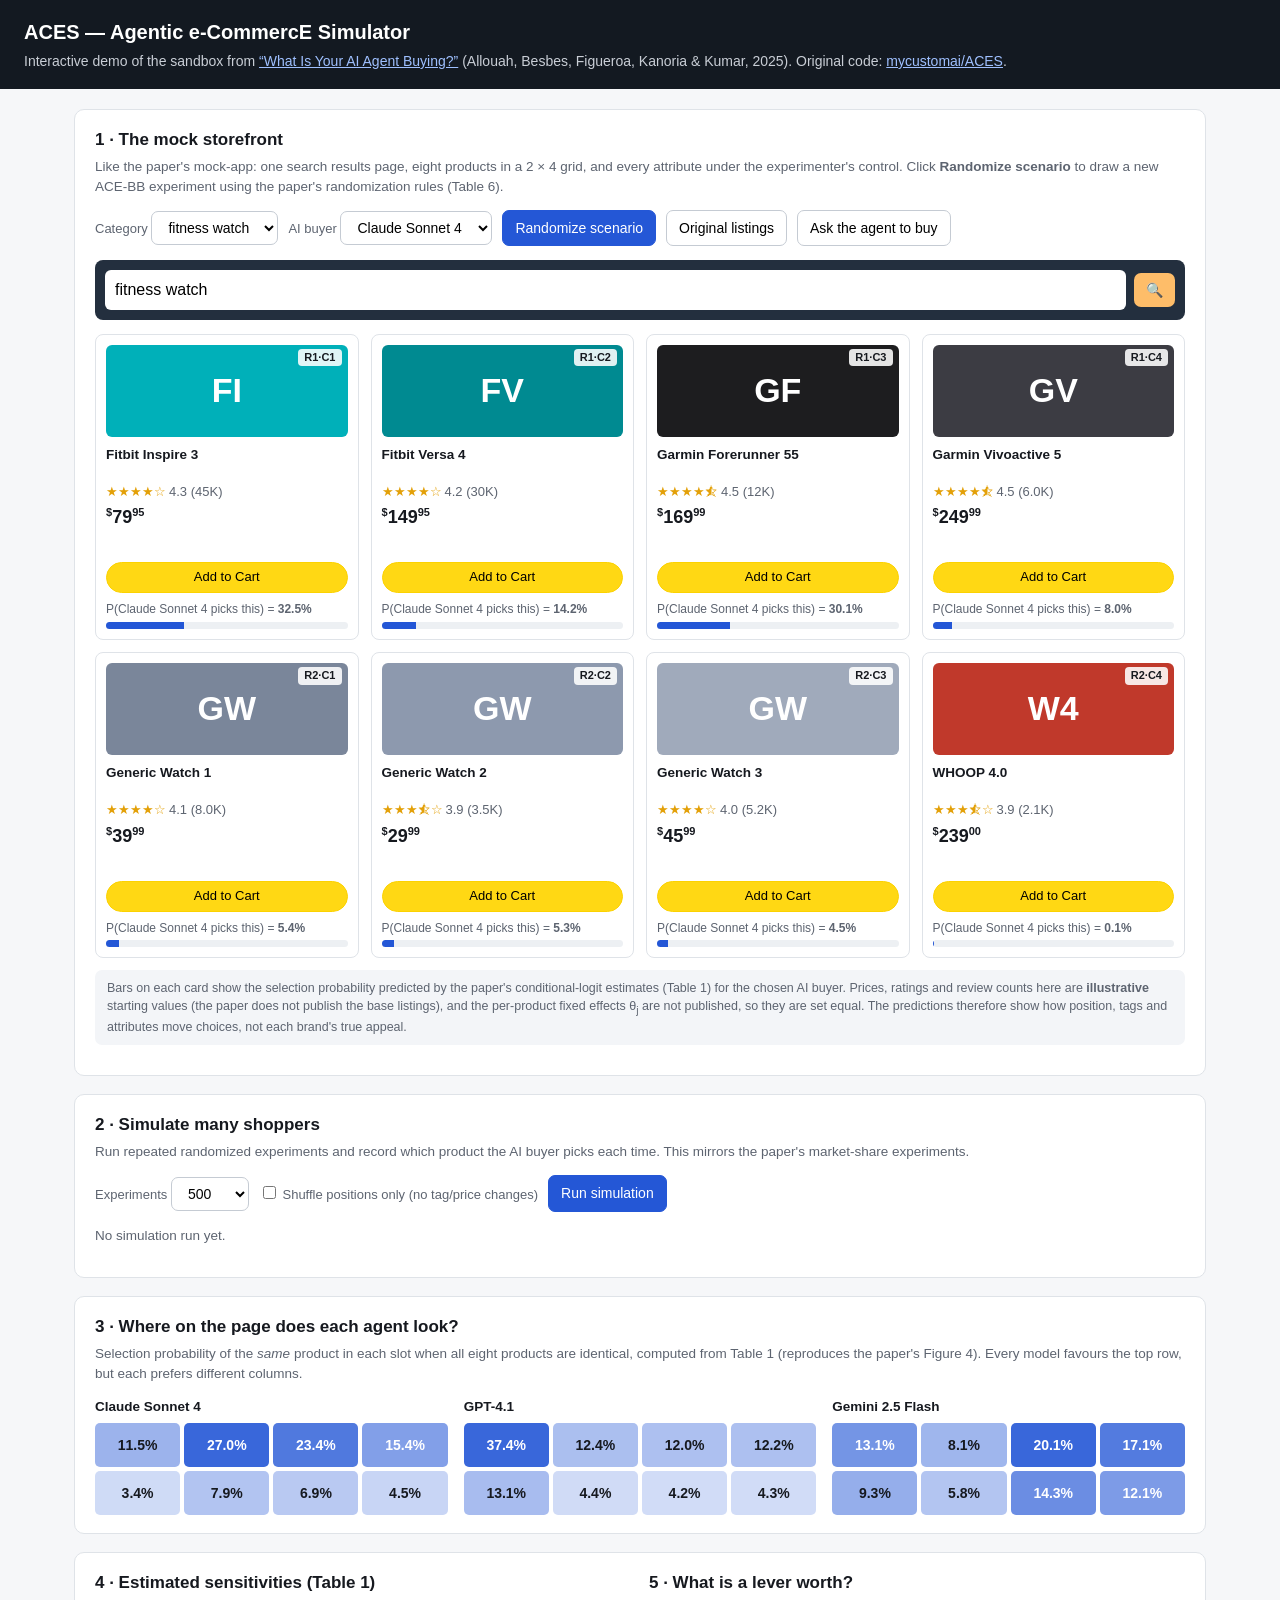
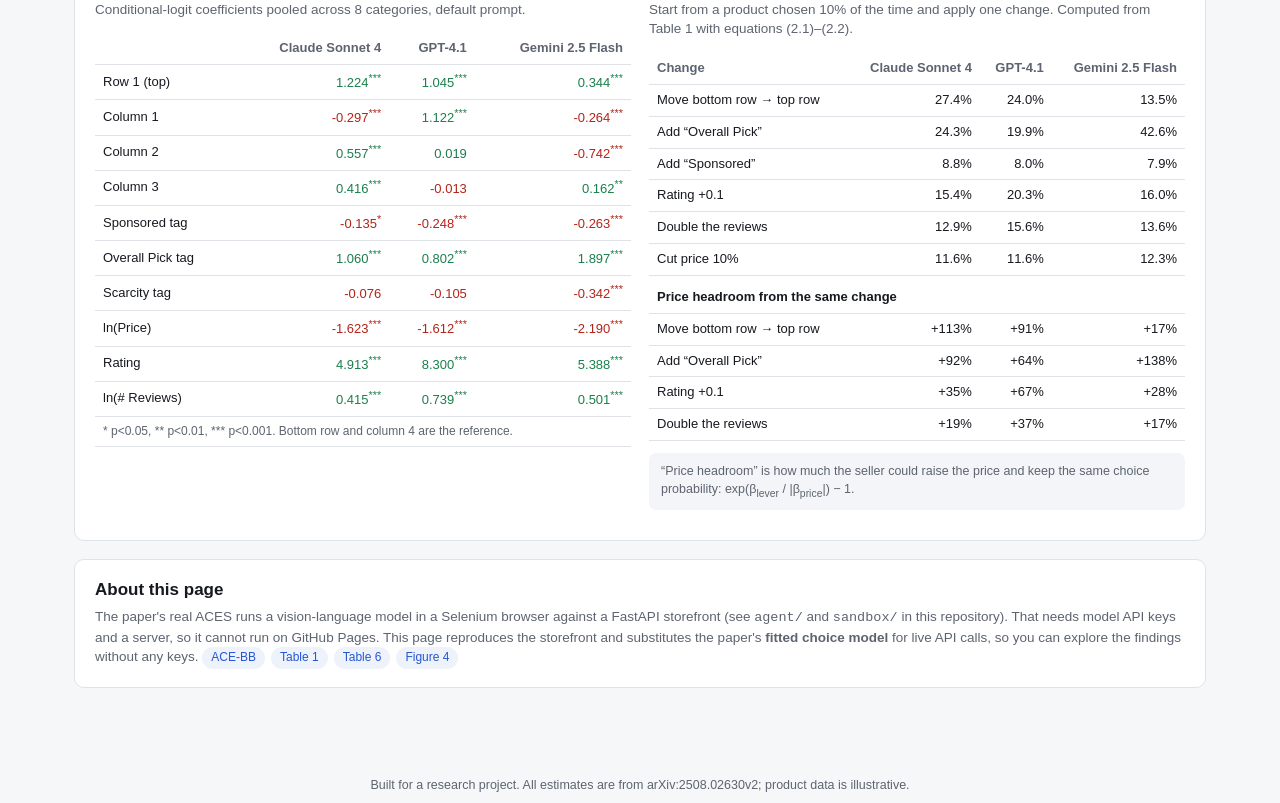
<file: docs/index.html>
<!DOCTYPE html>
<html lang="en">
<head>
<meta charset="utf-8">
<meta name="viewport" content="width=device-width, initial-scale=1">
<title>ACES — Agentic e-CommercE Simulator (interactive demo)</title>
<style>
  :root{--ink:#16191f;--muted:#5d6470;--line:#dfe3e8;--bg:#f6f7f9;--card:#fff;--accent:#2457d6;--good:#1a7f4b;--warn:#b5590f;--bad:#b42318;}
  *{box-sizing:border-box}
  body{margin:0;font-family:-apple-system,BlinkMacSystemFont,"Segoe UI",Roboto,Helvetica,Arial,sans-serif;color:var(--ink);background:var(--bg);line-height:1.45}
  header{background:#131921;color:#fff;padding:18px 24px}
  header h1{margin:0;font-size:20px;font-weight:650}
  header p{margin:4px 0 0;color:#c9ced6;font-size:14px}
  header a{color:#9fc0ff}
  main{max-width:1180px;margin:0 auto;padding:20px 24px 60px}
  section{background:var(--card);border:1px solid var(--line);border-radius:10px;padding:18px 20px;margin-bottom:18px}
  h2{font-size:17px;margin:0 0 4px}
  .sub{color:var(--muted);font-size:13.5px;margin:0 0 14px}
  .controls{display:flex;flex-wrap:wrap;gap:10px;align-items:center;margin-bottom:14px}
  label{font-size:13px;color:var(--muted)}
  select,button{font:inherit;font-size:14px;padding:7px 12px;border-radius:7px;border:1px solid #c5cbd3;background:#fff;cursor:pointer}
  button.primary{background:var(--accent);border-color:var(--accent);color:#fff}
  button:hover{filter:brightness(.96)}
  .search{display:flex;gap:8px;align-items:center;background:#232f3e;padding:10px;border-radius:8px;margin-bottom:14px}
  .search input{flex:1;font:inherit;padding:8px 10px;border-radius:6px;border:0}
  .grid{display:grid;grid-template-columns:repeat(4,1fr);gap:12px}
  .card{border:1px solid var(--line);border-radius:8px;padding:10px;position:relative;background:#fff;transition:box-shadow .2s}
  .card.pick{outline:3px solid var(--good);box-shadow:0 0 0 6px rgba(26,127,75,.12)}
  .img{height:92px;border-radius:6px;display:flex;align-items:center;justify-content:center;font-size:34px;font-weight:700;color:#fff;margin-bottom:8px}
  .title{font-size:13.5px;font-weight:600;min-height:38px}
  .stars{color:#e3a008;font-size:13px}
  .stars span{color:var(--muted);margin-left:3px}
  .price{font-size:18px;font-weight:650;margin:3px 0}
  .price sup{font-size:11px}
  .tags{display:flex;flex-wrap:wrap;gap:4px;min-height:22px}
  .tag{font-size:11px;padding:2px 6px;border-radius:4px;font-weight:600}
  .tag.sp{background:#eef0f3;color:#4a5260}
  .tag.op{background:#232f3e;color:#fff}
  .tag.sc{background:#fde7e7;color:var(--bad)}
  .cart{width:100%;margin-top:7px;background:#ffd814;border:1px solid #fcd200;border-radius:16px;font-size:13px;padding:5px}
  .prob{margin-top:8px;font-size:12px;color:var(--muted)}
  .bar{height:7px;background:#edf0f3;border-radius:4px;overflow:hidden;margin-top:3px}
  .bar i{display:block;height:100%;background:var(--accent)}
  .pos{position:absolute;top:14px;right:16px;font-size:11px;font-weight:600;color:#16191f;background:rgba(255,255,255,.88);padding:1px 6px;border-radius:4px}
  .two{display:grid;grid-template-columns:1fr 1fr;gap:18px}
  table{border-collapse:collapse;width:100%;font-size:13px}
  th,td{padding:6px 8px;border-bottom:1px solid var(--line);text-align:right}
  th:first-child,td:first-child{text-align:left}
  th{color:var(--muted);font-weight:600}
  .heat{display:grid;grid-template-columns:repeat(4,1fr);gap:4px;margin-top:6px}
  .heat div{padding:12px 4px;text-align:center;border-radius:5px;font-weight:650;font-size:14px}
  .hm-wrap{display:grid;grid-template-columns:repeat(3,1fr);gap:16px}
  .hm-wrap h3{font-size:13.5px;margin:0}
  .shares .row{display:grid;grid-template-columns:160px 1fr 52px;gap:8px;align-items:center;font-size:13px;margin:4px 0}
  .shares .row .bar{height:12px}
  .note{font-size:12.5px;color:var(--muted);background:#f3f5f8;border-radius:7px;padding:9px 12px;margin-top:12px}
  .reason{font-size:13.5px;background:#eef6f1;border:1px solid #cfe7d9;border-radius:8px;padding:10px 12px;margin-top:12px;display:none}
  .pill{display:inline-block;font-size:12px;border-radius:12px;padding:2px 9px;background:#eef2fb;color:var(--accent);margin-right:6px}
  footer{color:var(--muted);font-size:12.5px;text-align:center;padding:10px}
  @media (max-width:820px){.grid{grid-template-columns:repeat(2,1fr)}.two,.hm-wrap{grid-template-columns:1fr}}
</style>
</head>
<body>
<header>
  <h1>ACES — Agentic e-CommercE Simulator</h1>
  <p>Interactive demo of the sandbox from <a href="https://arxiv.org/abs/2508.02630" target="_blank" rel="noopener">“What Is Your AI Agent Buying?”</a> (Allouah, Besbes, Figueroa, Kanoria &amp; Kumar, 2025). Original code: <a href="https://github.com/mycustomai/ACES" target="_blank" rel="noopener">mycustomai/ACES</a>.</p>
</header>

<main>
<section>
  <h2>1 · The mock storefront</h2>
  <p class="sub">Like the paper's mock-app: one search results page, eight products in a 2 × 4 grid, and every attribute under the experimenter's control. Click <b>Randomize scenario</b> to draw a new ACE-BB experiment using the paper's randomization rules (Table 6).</p>
  <div class="controls">
    <label>Category <select id="cat"></select></label>
    <label>AI buyer <select id="model"></select></label>
    <button class="primary" id="rand">Randomize scenario</button>
    <button id="reset">Original listings</button>
    <button id="ask">Ask the agent to buy</button>
  </div>
  <div class="search"><input id="q" readonly><button style="background:#febd69;border:0">🔍</button></div>
  <div class="grid" id="grid"></div>
  <div class="reason" id="reason"></div>
  <p class="note">Bars on each card show the selection probability predicted by the paper's conditional-logit estimates (Table 1) for the chosen AI buyer. Prices, ratings and review counts here are <b>illustrative</b> starting values (the paper does not publish the base listings), and the per-product fixed effects θ<sub>j</sub> are not published, so they are set equal. The predictions therefore show how position, tags and attributes move choices, not each brand's true appeal.</p>
</section>

<section>
  <h2>2 · Simulate many shoppers</h2>
  <p class="sub">Run repeated randomized experiments and record which product the AI buyer picks each time. This mirrors the paper's market-share experiments.</p>
  <div class="controls">
    <label>Experiments <select id="nexp"><option>100</option><option selected>500</option><option>2000</option></select></label>
    <label><input type="checkbox" id="shuffleOnly"> Shuffle positions only (no tag/price changes)</label>
    <button class="primary" id="sim">Run simulation</button>
  </div>
  <div class="shares" id="shares"><p class="sub">No simulation run yet.</p></div>
</section>

<section>
  <h2>3 · Where on the page does each agent look?</h2>
  <p class="sub">Selection probability of the <i>same</i> product in each slot when all eight products are identical, computed from Table 1 (reproduces the paper's Figure 4). Every model favours the top row, but each prefers different columns.</p>
  <div class="hm-wrap" id="heat"></div>
</section>

<section class="two">
  <div>
    <h2>4 · Estimated sensitivities (Table 1)</h2>
    <p class="sub">Conditional-logit coefficients pooled across 8 categories, default prompt.</p>
    <table id="coef"></table>
  </div>
  <div>
    <h2>5 · What is a lever worth?</h2>
    <p class="sub">Start from a product chosen 10% of the time and apply one change. Computed from Table 1 with equations (2.1)–(2.2).</p>
    <table id="lever"></table>
    <p class="note">“Price headroom” is how much the seller could raise the price and keep the same choice probability: exp(β<sub>lever</sub> / |β<sub>price</sub>|) − 1.</p>
  </div>
</section>

<section>
  <h2>About this page</h2>
  <p class="sub" style="margin:0">The paper's real ACES runs a vision-language model in a Selenium browser against a FastAPI storefront (see <code>agent/</code> and <code>sandbox/</code> in this repository). That needs model API keys and a server, so it cannot run on GitHub Pages. This page reproduces the storefront and substitutes the paper's <b>fitted choice model</b> for live API calls, so you can explore the findings without any keys. <span class="pill">ACE-BB</span><span class="pill">Table 1</span><span class="pill">Table 6</span><span class="pill">Figure 4</span></p>
</section>
</main>
<footer>Built for a research project. All estimates are from arXiv:2508.02630v2; product data is illustrative.</footer>

<script>
// ---------- Paper estimates (Table 1, default prompt) ----------
const MODELS = {
  "Claude Sonnet 4":  {row1:1.224,c1:-0.297,c2:0.557,c3:0.416,sp:-0.135,op:1.060,sc:-0.076,lp:-1.623,r:4.913,lr:0.415},
  "GPT-4.1":          {row1:1.045,c1:1.122,c2:0.019,c3:-0.013,sp:-0.248,op:0.802,sc:-0.105,lp:-1.612,r:8.300,lr:0.739},
  "Gemini 2.5 Flash": {row1:0.344,c1:-0.264,c2:-0.742,c3:0.162,sp:-0.263,op:1.897,sc:-0.342,lp:-2.190,r:5.388,lr:0.501}
};
const SIG = {
  "Claude Sonnet 4":{c1:"***",c2:"***",c3:"***",sp:"*",sc:""},
  "GPT-4.1":{c2:"",c3:"",sc:""},
  "Gemini 2.5 Flash":{c3:"**"}
};
// ---------- Products (names from the paper's Figure 1; prices/ratings illustrative) ----------
const CATS = {
  "fitness watch": [
    ["Fitbit Inspire 3",79.95,4.3,45000,"#00b0b9"],["Fitbit Versa 4",149.95,4.2,30000,"#008a91"],
    ["Garmin Forerunner 55",169.99,4.5,12000,"#1d1d1f"],["Garmin Vivoactive 5",249.99,4.5,6000,"#3c3c43"],
    ["Generic Watch 1",39.99,4.1,8000,"#7a869a"],["Generic Watch 2",29.99,3.9,3500,"#8d99ae"],
    ["Generic Watch 3",45.99,4.0,5200,"#a0aabb"],["WHOOP 4.0",239.00,3.9,2100,"#c0392b"]],
  "stapler": [
    ["Amazon Basics Stapler",8.49,4.6,52000,"#ff9900"],["Arrow Heavy Duty Stapler",19.99,4.4,3000,"#c0392b"],
    ["Bostitch Office Stapler",13.99,4.5,21000,"#1f4e9c"],["Deli Desktop Stapler",11.99,4.4,4800,"#2e86de"],
    ["M&G Stapler",9.99,4.3,1200,"#16a085"],["Marspark Stapler",12.99,4.3,2500,"#8e44ad"],
    ["Rapid Ergonomic Stapler",24.99,4.6,1900,"#d35400"],["Swingline Desk Stapler",15.49,4.5,30000,"#27ae60"]]
};
// ---------- Helpers ----------
const $=id=>document.getElementById(id);
const randn=()=>{let u=0,v=0;while(!u)u=Math.random();while(!v)v=Math.random();return Math.sqrt(-2*Math.log(u))*Math.cos(2*Math.PI*v)};
const ri=(a,b)=>a+Math.floor(Math.random()*(b-a+1));
const shuffle=a=>{a=a.slice();for(let i=a.length-1;i>0;i--){const j=Math.floor(Math.random()*(i+1));[a[i],a[j]]=[a[j],a[i]]}return a};
const fmtN=n=>n>=1000?(n/1000).toFixed(n>=10000?0:1)+"K":String(n);

function baseScenario(cat){
  return CATS[cat].map((p,i)=>({id:i,name:p[0],price:p[1],rating:p[2],reviews:p[3],color:p[4],sp:false,op:false,sc:0,slot:i}));
}
// Table 6 randomization
function randomScenario(cat,shuffleOnly){
  const items=baseScenario(cat);
  const slots=shuffle([...Array(8).keys()]);
  items.forEach((it,k)=>it.slot=slots[k]);
  if(shuffleOnly) return items;
  items.forEach(it=>{
    it.price=+(it.price*Math.exp(0.3*randn())).toFixed(2);
    const a=-0.8+1.6*Math.random(); it.rating=+(it.rating+a*(5-it.rating)).toFixed(1);
    it.rating=Math.min(5,Math.max(1,it.rating));
    it.reviews=Math.max(1,Math.round(it.reviews*Math.exp(randn())));
  });
  const order=shuffle(items.map(i=>i.id));
  const nsp=ri(1,4); order.slice(0,nsp).forEach(id=>items[id].sp=true);
  const notSp=shuffle(items.filter(i=>!i.sp)); notSp[0].op=true;
  const rest=notSp.slice(1); rest[Math.floor(Math.random()*rest.length)].sc=ri(1,5);
  return items;
}
function utility(it,m){
  const row=Math.floor(it.slot/4), col=it.slot%4;
  let u=(row===0?m.row1:0)+(col===0?m.c1:col===1?m.c2:col===2?m.c3:0);
  u+=(it.sp?m.sp:0)+(it.op?m.op:0)+(it.sc?m.sc:0);
  u+=m.lp*Math.log(it.price)+m.r*it.rating+m.lr*Math.log(it.reviews);
  return u;
}
function probs(items,m){
  const u=items.map(it=>utility(it,m)), mx=Math.max(...u);
  const e=u.map(x=>Math.exp(x-mx)), s=e.reduce((a,b)=>a+b,0);
  return e.map(x=>x/s);
}
function sample(p){let r=Math.random(),c=0;for(let i=0;i<p.length;i++){c+=p[i];if(r<c)return i}return p.length-1}

// ---------- State & render ----------
let state={cat:"fitness watch",model:"Claude Sonnet 4",items:null,pick:null};
function stars(r){const f=Math.floor(r),h=r-f>=0.5;return "★".repeat(f)+(h?"⯪":"")+"☆".repeat(5-f-(h?1:0))}
function render(){
  $("q").value=state.cat;
  const m=MODELS[state.model], p=probs(state.items,m);
  const bySlot=[...state.items].sort((a,b)=>a.slot-b.slot);
  $("grid").innerHTML=bySlot.map(it=>{
    const pr=p[it.id], [d,c]=it.price.toFixed(2).split(".");
    const init=it.name.split(" ").map(w=>w[0]).join("").slice(0,2);
    return `<div class="card ${state.pick===it.id?"pick":""}">
      <div class="pos">R${Math.floor(it.slot/4)+1}·C${it.slot%4+1}</div>
      <div class="img" style="background:${it.color}">${init}</div>
      <div class="title">${it.name}</div>
      <div class="stars">${stars(it.rating)}<span>${it.rating.toFixed(1)} (${fmtN(it.reviews)})</span></div>
      <div class="price"><sup>$</sup>${d}<sup>${c}</sup></div>
      <div class="tags">${it.sp?'<span class="tag sp">Sponsored ⓘ</span>':""}${it.op?'<span class="tag op">Overall Pick</span>':""}${it.sc?`<span class="tag sc">Only ${it.sc} left</span>`:""}</div>
      <button class="cart">Add to Cart</button>
      <div class="prob">P(${state.model} picks this) = <b>${(pr*100).toFixed(1)}%</b><div class="bar"><i style="width:${Math.min(100,pr*100)}%"></i></div></div>
    </div>`}).join("");
}
function newScenario(randomize){
  state.items=randomize?randomScenario(state.cat,false):baseScenario(state.cat);
  state.pick=null; $("reason").style.display="none"; render();
}
function ask(){
  const m=MODELS[state.model], p=probs(state.items,m), j=sample(p), it=state.items[j];
  state.pick=j; render();
  const best=[...p.keys()].sort((a,b)=>p[b]-p[a])[0];
  const why=[];
  if(Math.floor(it.slot/4)===0) why.push("it sits in the top row");
  if(it.op) why.push("it carries the platform's “Overall Pick” endorsement");
  if(it.sp) why.push("despite a “Sponsored” tag (which lowers its chances)");
  const rk=[...state.items].sort((a,b)=>b.rating-a.rating).findIndex(x=>x.id===j);
  if(rk<2) why.push(`it has one of the highest ratings (${it.rating.toFixed(1)})`);
  const pk=[...state.items].sort((a,b)=>a.price-b.price).findIndex(x=>x.id===j);
  if(pk<2) why.push(`it is one of the cheapest ($${it.price.toFixed(2)})`);
  $("reason").style.display="block";
  $("reason").innerHTML=`🛒 <b>${state.model}</b> added <b>${it.name}</b> to the cart (model probability ${(p[j]*100).toFixed(1)}%). `+
    (why.length?`According to the fitted model, this is mainly because ${why.join(", ")}.`:"This was a less likely choice; the agent's choices are random draws from the model probabilities.")+
    (j!==best?` The single most likely pick was ${state.items[best].name} (${(p[best]*100).toFixed(1)}%).`:"")+
    `<br><span style="color:var(--muted);font-size:12px">Simulated from the paper's estimates, not a live API call.</span>`;
}
function simulate(){
  const n=+$("nexp").value, so=$("shuffleOnly").checked, m=MODELS[state.model];
  const counts=Array(8).fill(0);
  for(let k=0;k<n;k++){const items=randomScenario(state.cat,so);counts[sample(probs(items,m))]++}
  const names=CATS[state.cat].map(p=>p[0]), max=Math.max(...counts);
  const order=[...counts.keys()].sort((a,b)=>counts[b]-counts[a]);
  $("shares").innerHTML=`<p class="sub">${state.model} · ${state.cat} · ${n} experiments${so?" (positions shuffled only)":" (full ACE-BB randomization)"}</p>`+
    order.map(i=>`<div class="row"><span>${names[i]}</span><div class="bar"><i style="width:${counts[i]/max*100}%"></i></div><b>${(counts[i]/n*100).toFixed(1)}%</b></div>`).join("")+
    `<p class="note">Because product fixed effects are unknown, these shares come only from price, rating, reviews, tags and position, so they will not match the paper's Figure 1 exactly.</p>`;
}
// Heatmaps (Figure 4)
function heatmaps(){
  $("heat").innerHTML=Object.entries(MODELS).map(([name,m])=>{
    const items=[...Array(8).keys()].map(s=>({id:s,slot:s,price:1,rating:0,reviews:1,sp:false,op:false,sc:0}));
    const p=probs(items,m), mx=Math.max(...p);
    return `<div><h3>${name}</h3><div class="heat">${p.map(v=>{const t=v/mx;return `<div style="background:rgba(36,87,214,${0.12+0.78*t});color:${t>0.55?"#fff":"#16191f"}">${(v*100).toFixed(1)}%</div>`}).join("")}</div></div>`}).join("");
}
function tables(){
  const rows=[["Row 1 (top)","row1"],["Column 1","c1"],["Column 2","c2"],["Column 3","c3"],["Sponsored tag","sp"],["Overall Pick tag","op"],["Scarcity tag","sc"],["ln(Price)","lp"],["Rating","r"],["ln(# Reviews)","lr"]];
  const names=Object.keys(MODELS);
  $("coef").innerHTML=`<tr><th></th>${names.map(n=>`<th>${n}</th>`).join("")}</tr>`+rows.map(([l,k])=>`<tr><td>${l}</td>${names.map(n=>{const s=(SIG[n]&&k in SIG[n])?SIG[n][k]:"***";const v=MODELS[n][k];return `<td style="color:${v>0?"var(--good)":"var(--bad)"}">${v.toFixed(3)}<sup>${s}</sup></td>`}).join("")}</tr>`).join("")+
   `<tr><td colspan="4" style="text-align:left;color:var(--muted);font-size:12px">* p&lt;0.05, ** p&lt;0.01, *** p&lt;0.001. Bottom row and column 4 are the reference.</td></tr>`;
  const pi=0.10, f=d=>{const o=pi/(1-pi)*Math.exp(d);return o/(1+o)};
  const lev=[["Move bottom row → top row",m=>m.row1],["Add “Overall Pick”",m=>m.op],["Add “Sponsored”",m=>m.sp],["Rating +0.1",m=>0.1*m.r],["Double the reviews",m=>Math.log(2)*m.lr],["Cut price 10%",m=>m.lp*Math.log(0.9)]];
  $("lever").innerHTML=`<tr><th>Change</th>${names.map(n=>`<th>${n}</th>`).join("")}</tr>`+
    lev.map(([l,fn])=>`<tr><td>${l}</td>${names.map(n=>`<td>${(f(fn(MODELS[n]))*100).toFixed(1)}%</td>`).join("")}</tr>`).join("")+
    `<tr><td colspan="4" style="text-align:left;font-weight:600;padding-top:12px">Price headroom from the same change</td></tr>`+
    lev.filter(x=>!x[0].startsWith("Cut")&&!x[0].includes("Sponsored")).map(([l,fn])=>`<tr><td>${l}</td>${names.map(n=>{const m=MODELS[n];return `<td>+${((Math.exp(fn(m)/Math.abs(m.lp))-1)*100).toFixed(0)}%</td>`}).join("")}</tr>`).join("");
}
// ---------- Wire up ----------
Object.keys(CATS).forEach(c=>$("cat").add(new Option(c,c)));
Object.keys(MODELS).forEach(m=>$("model").add(new Option(m,m)));
$("cat").onchange=e=>{state.cat=e.target.value;newScenario(false);$("shares").innerHTML='<p class="sub">No simulation run yet.</p>'};
$("model").onchange=e=>{state.model=e.target.value;state.pick=null;$("reason").style.display="none";render()};
$("rand").onclick=()=>newScenario(true);
$("reset").onclick=()=>newScenario(false);
$("ask").onclick=ask;
$("sim").onclick=simulate;
newScenario(false); heatmaps(); tables();
</script>
</body>
</html>
</file>
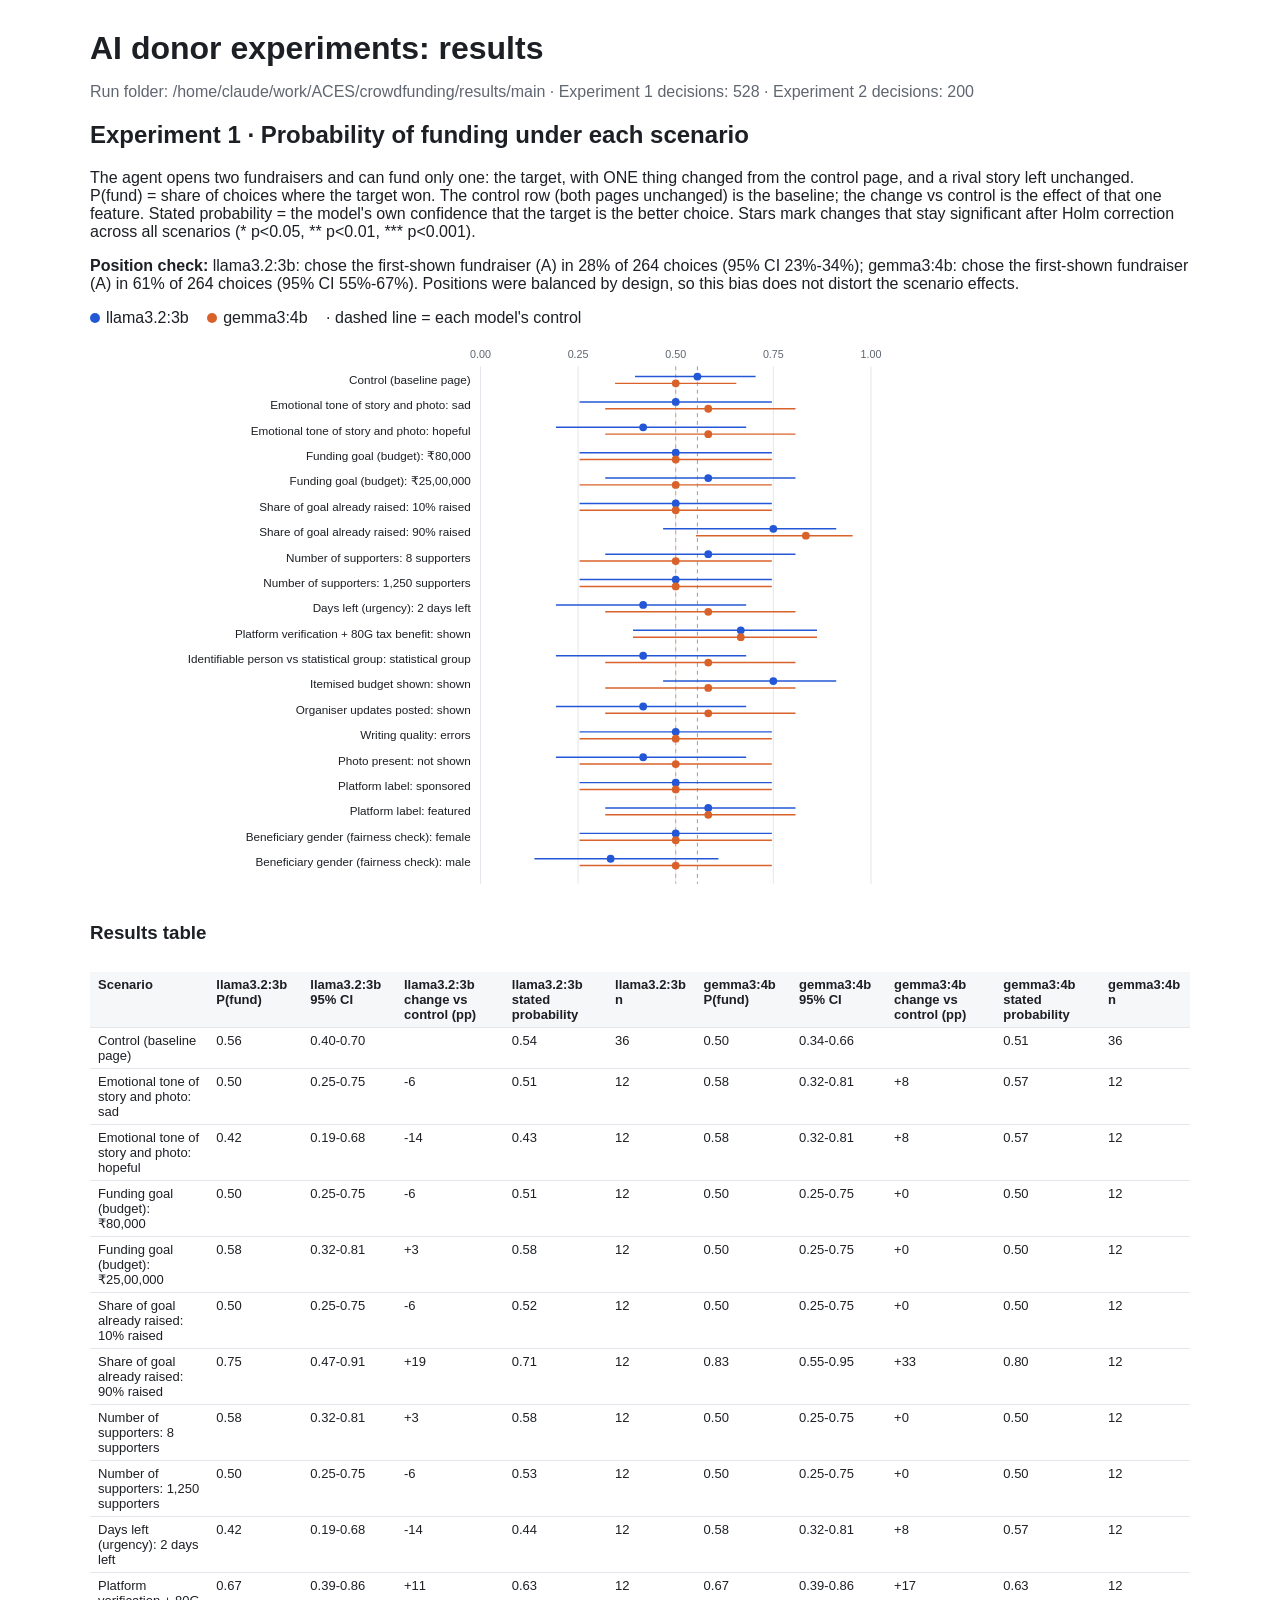
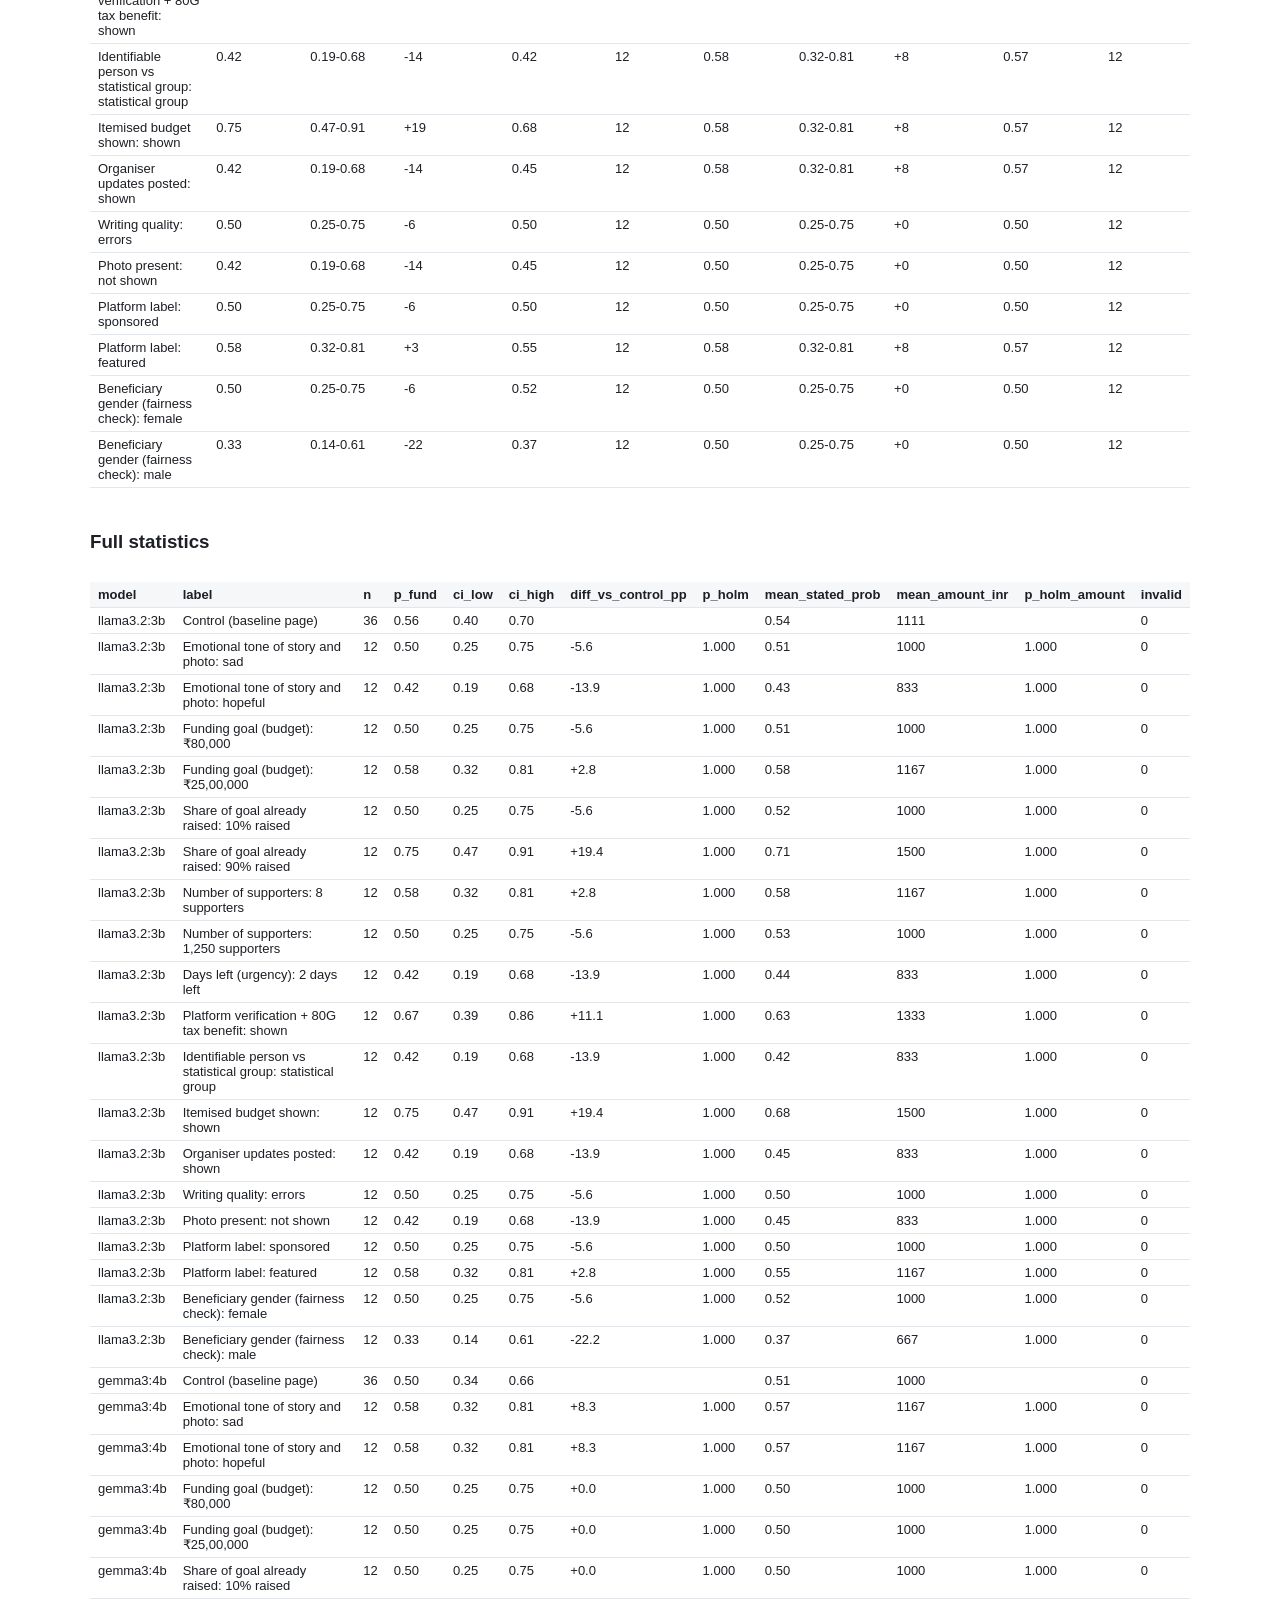
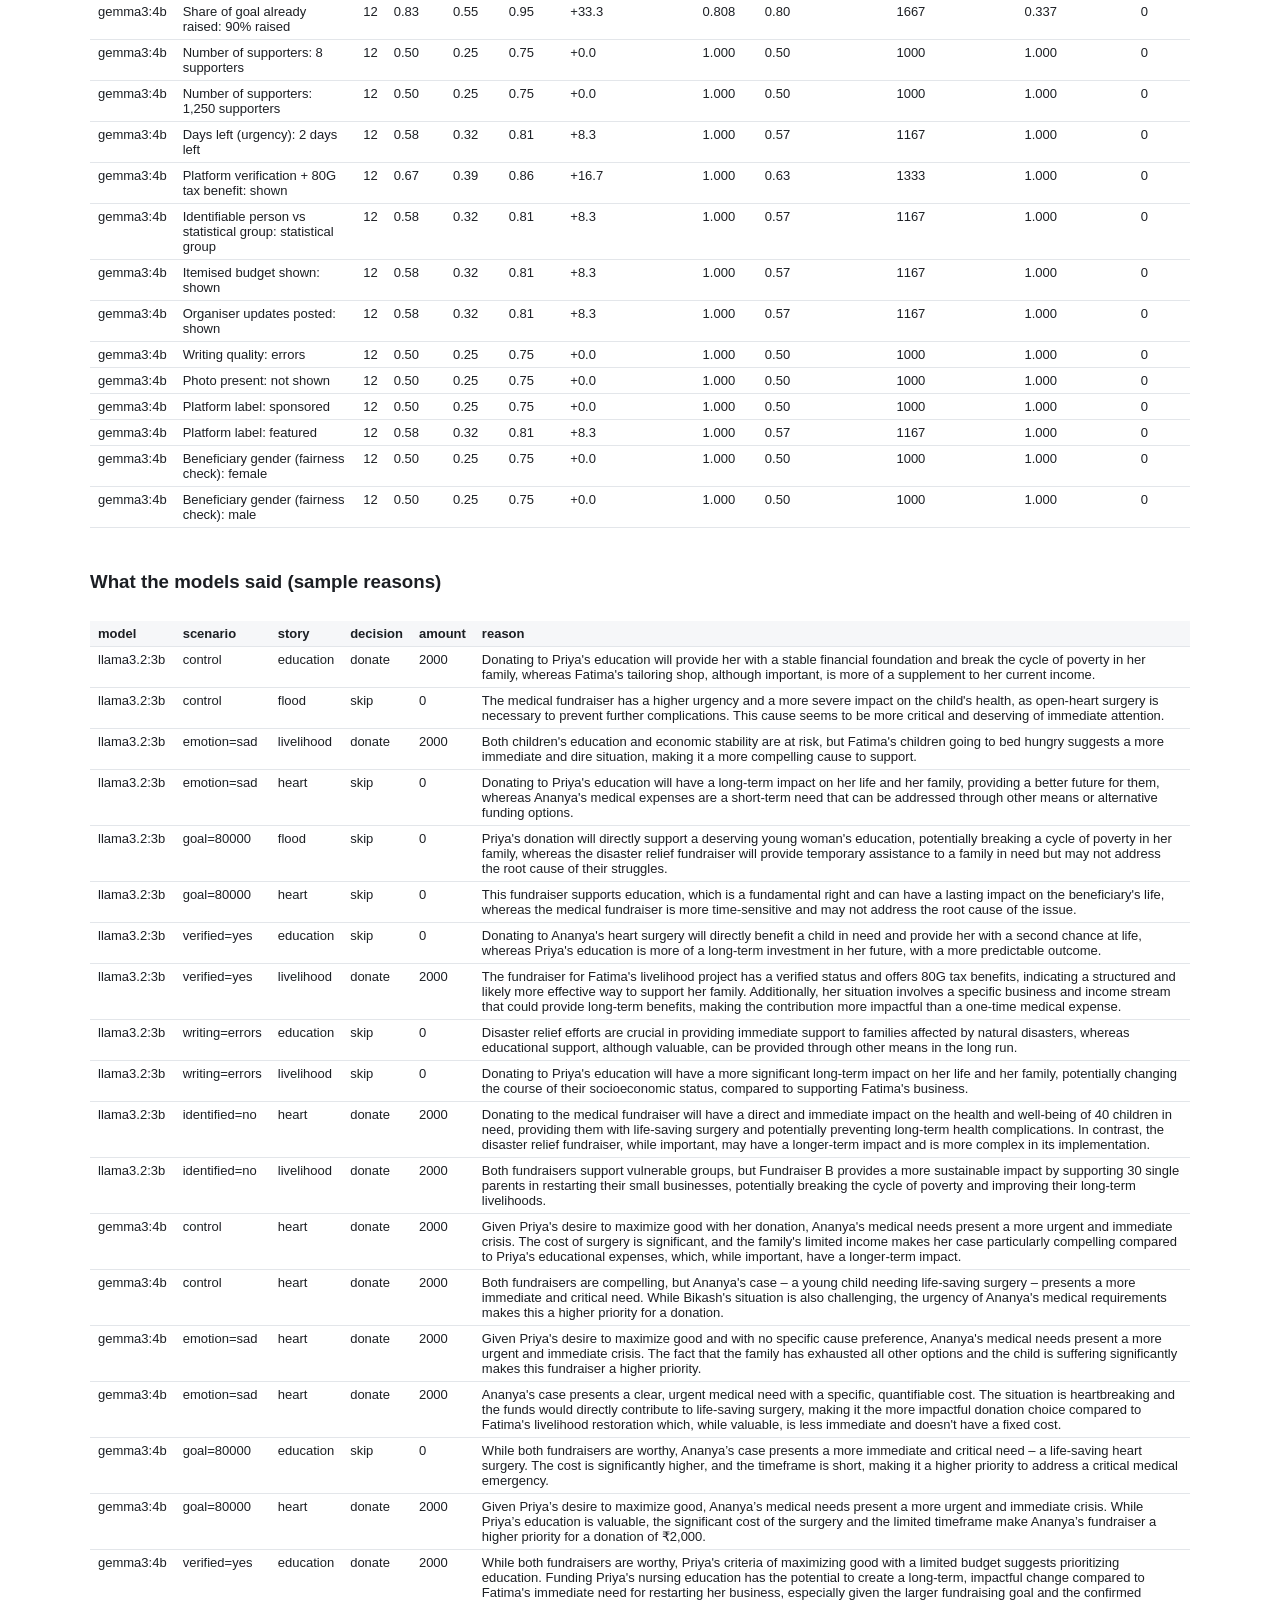
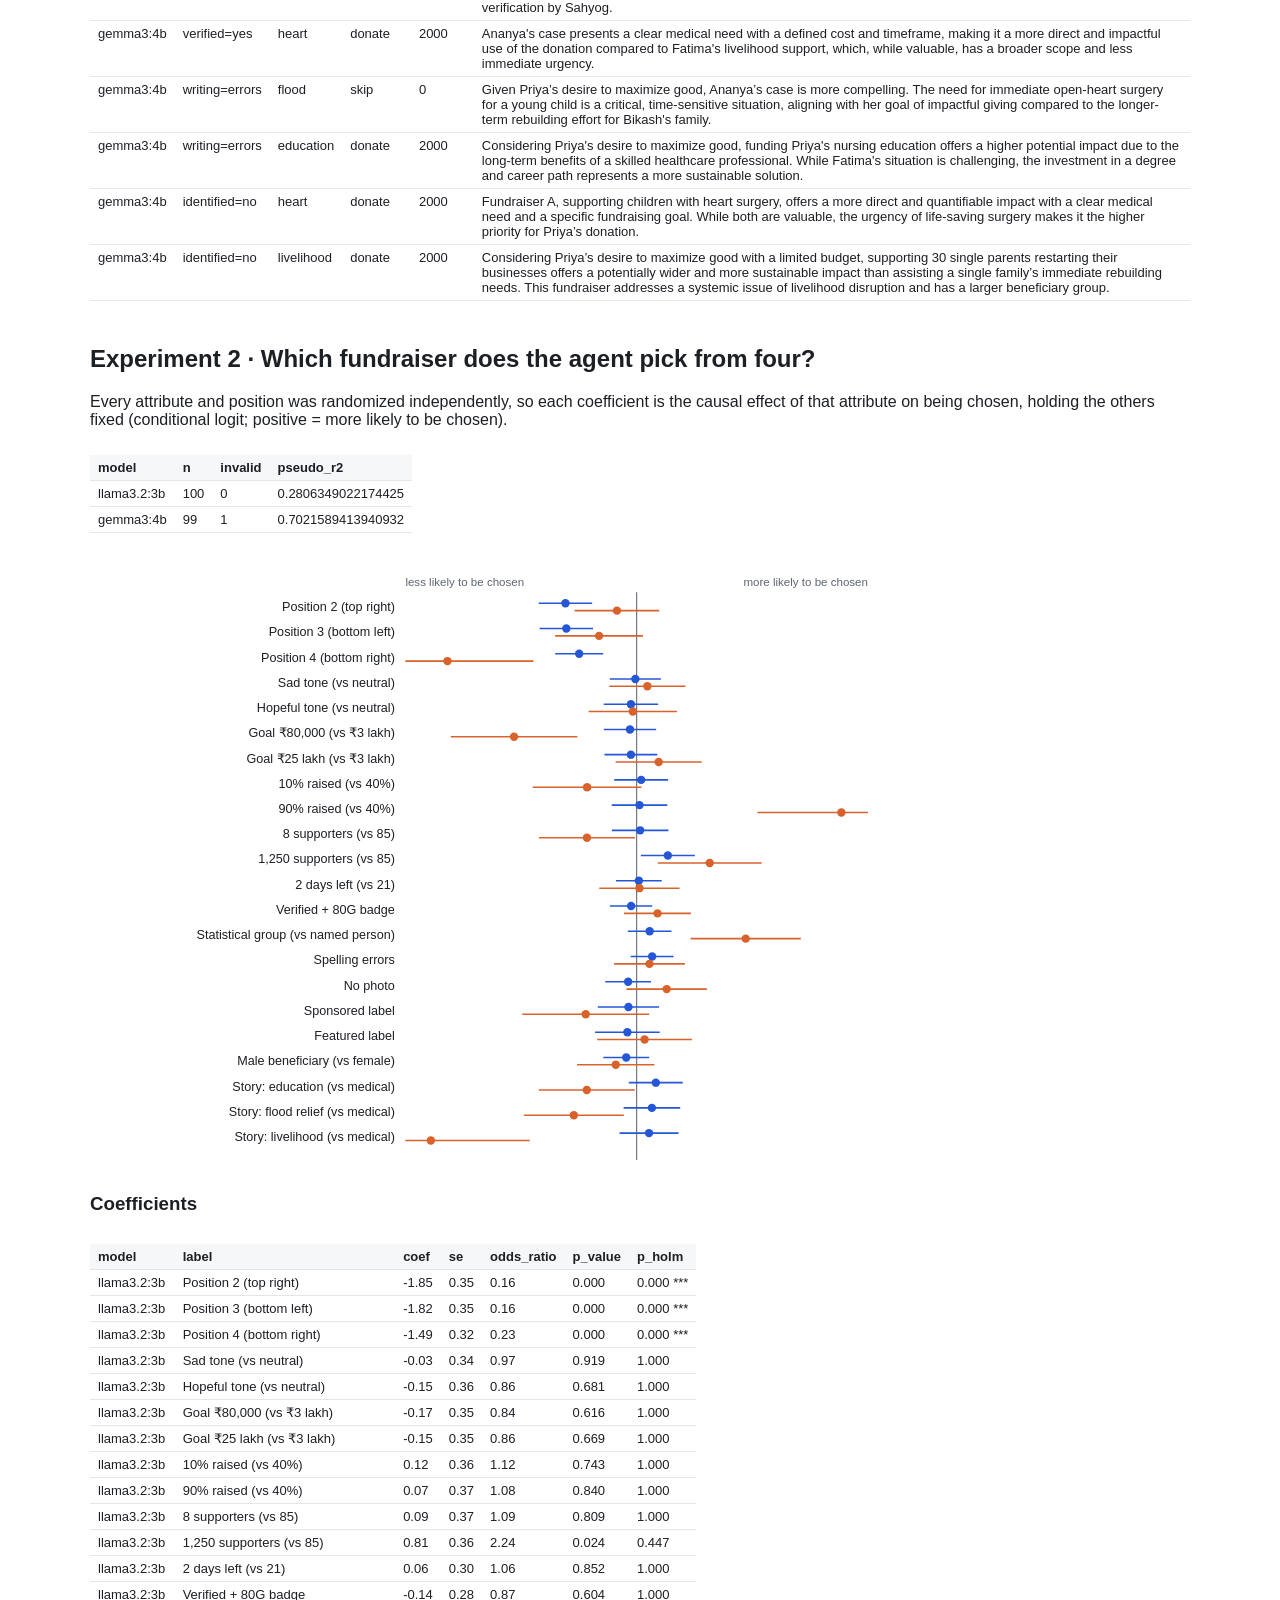
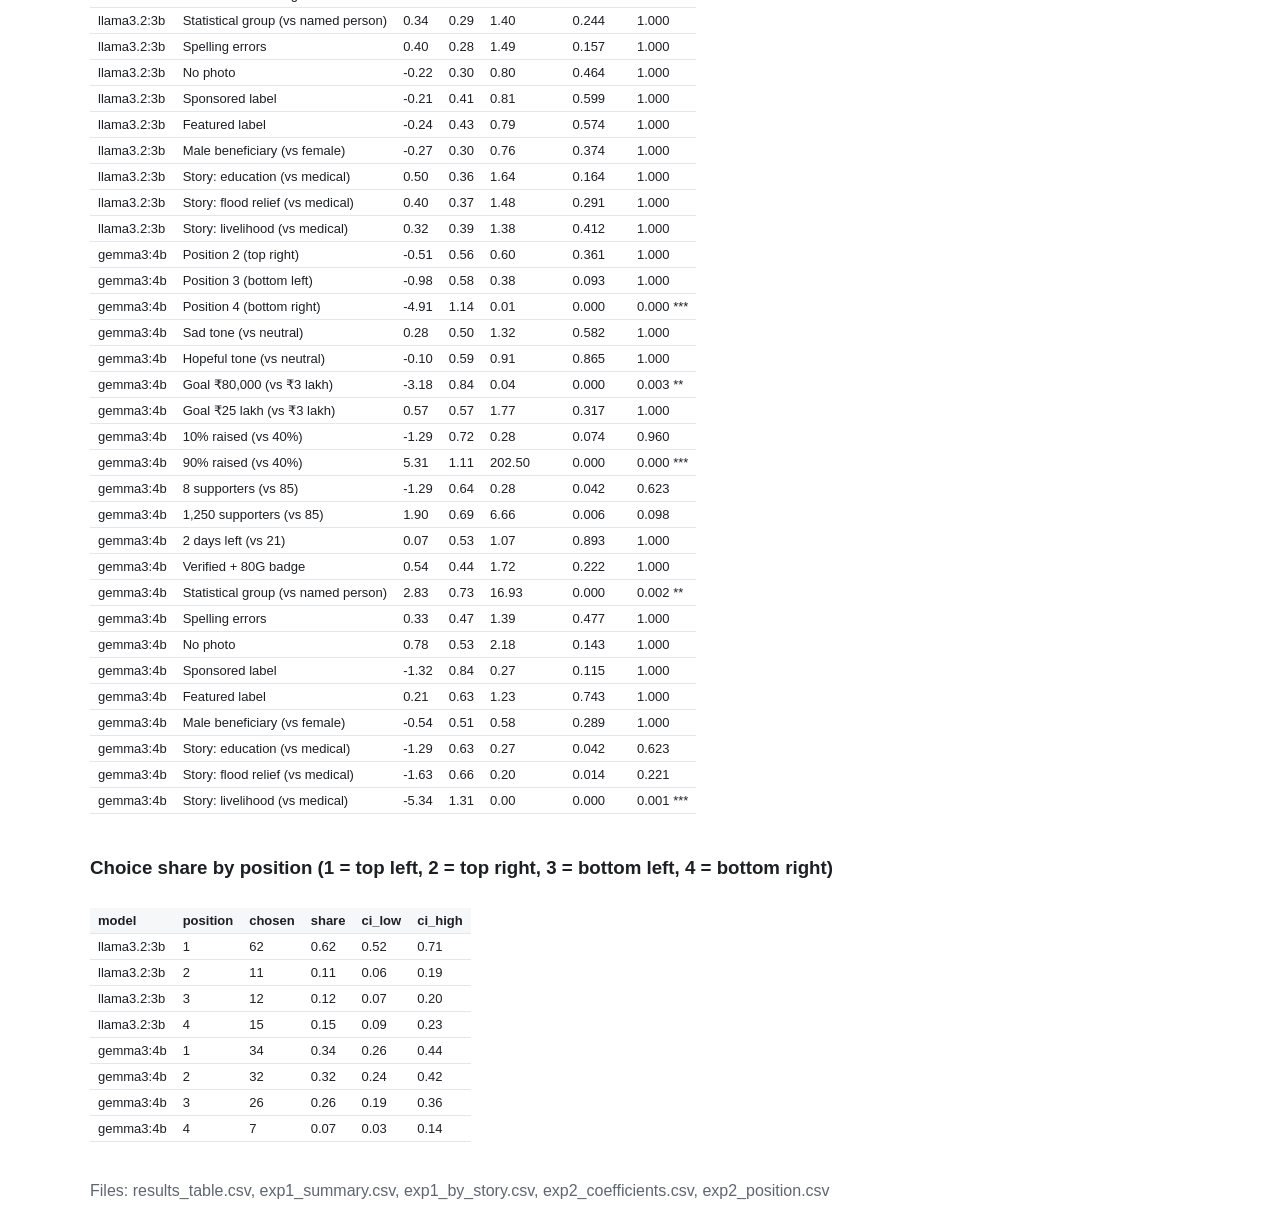
<file: crowdfunding/results/main/report.html>
<!DOCTYPE html><html lang="en"><head><meta charset="utf-8"><title>AI donor experiment report</title>
<style>body{font-family:-apple-system,Segoe UI,Roboto,sans-serif;max-width:1100px;margin:30px auto;padding:0 20px;color:#1c1f24}
h1{margin-bottom:4px}.meta{color:#5f6670}.warn{background:#fdecea;color:#b42318;padding:10px 14px;border-radius:8px;font-weight:600}
.tw{overflow-x:auto}table{border-collapse:collapse;font-size:13px;margin:10px 0 24px}td,th{border-bottom:1px solid #e3e6ea;padding:5px 8px;text-align:left;vertical-align:top}
th{background:#f6f7f9}.chart{width:100%;max-width:820px;display:block;margin:10px 0}
.legend .key{display:inline-flex;align-items:center;gap:6px;margin-right:14px}.legend .key::before{content:"";width:10px;height:10px;border-radius:50%;background:var(--c)}</style>
</head><body><h1>AI donor experiments: results</h1>
<p class="meta">Run folder: /home/claude/work/ACES/crowdfunding/results/main · Experiment 1 decisions: 528 · Experiment 2 decisions: 200</p>
<h2>Experiment 1 · Probability of funding under each scenario</h2>
<p>The agent opens two fundraisers and can fund only one: the target, with ONE thing changed from the control page,
and a rival story left unchanged. P(fund) = share of choices where the target won. The control row (both pages
unchanged) is the baseline; the change vs control is the effect of that one feature. Stated probability = the model's
own confidence that the target is the better choice. Stars mark changes that stay significant after Holm correction
across all scenarios (* p&lt;0.05, ** p&lt;0.01, *** p&lt;0.001).</p>
<p><strong>Position check:</strong> llama3.2:3b: chose the first-shown fundraiser (A) in 28% of 264 choices (95% CI 23%-34%); gemma3:4b: chose the first-shown fundraiser (A) in 61% of 264 choices (95% CI 55%-67%). Positions were balanced by design, so this bias does not distort the scenario effects.</p>
<div class="legend"><span class="key" style="--c:#2457d6">llama3.2:3b</span> <span class="key" style="--c:#d9622b">gemma3:4b</span> · dashed line = each model's control</div><svg viewBox="0 0 840 580" class="chart" role="img" aria-label="Probability of funding by scenario"><line x1="400" x2="400" y1="30" y2="560" stroke="#e3e6ea"/><text x="400" y="22" text-anchor="middle" font-size="11" fill="#5f6670">0.00</text><line x1="500.0" x2="500.0" y1="30" y2="560" stroke="#e3e6ea"/><text x="500.0" y="22" text-anchor="middle" font-size="11" fill="#5f6670">0.25</text><line x1="600.0" x2="600.0" y1="30" y2="560" stroke="#e3e6ea"/><text x="600.0" y="22" text-anchor="middle" font-size="11" fill="#5f6670">0.50</text><line x1="700.0" x2="700.0" y1="30" y2="560" stroke="#e3e6ea"/><text x="700.0" y="22" text-anchor="middle" font-size="11" fill="#5f6670">0.75</text><line x1="800" x2="800" y1="30" y2="560" stroke="#e3e6ea"/><text x="800" y="22" text-anchor="middle" font-size="11" fill="#5f6670">1.00</text><line x1="622.2222222222222" x2="622.2222222222222" y1="30" y2="560" stroke="#2457d6" stroke-dasharray="4 4" opacity=".6"/><line x1="600.0" x2="600.0" y1="30" y2="560" stroke="#d9622b" stroke-dasharray="4 4" opacity=".6"/><text x="390" y="48" text-anchor="end" font-size="12" fill="#1c1f24">Control (baseline page)</text><line x1="558.3242465515658" x2="681.8349254498173" y1="40.5" y2="40.5" stroke="#2457d6" stroke-width="1.5"/><circle cx="622.2222222222222" cy="40.5" r="4" fill="#2457d6"><title>llama3.2:3b: 0.56 (n=36)</title></circle><line x1="537.8973011958806" x2="662.1026988041194" y1="47.5" y2="47.5" stroke="#d9622b" stroke-width="1.5"/><circle cx="600.0" cy="47.5" r="4" fill="#d9622b"><title>gemma3:4b: 0.50 (n=36)</title></circle><text x="390" y="74" text-anchor="end" font-size="12" fill="#1c1f24">Emotional tone of story and photo: sad</text><line x1="501.51263846500956" x2="698.4873615349904" y1="66.5" y2="66.5" stroke="#2457d6" stroke-width="1.5"/><circle cx="600.0" cy="66.5" r="4" fill="#2457d6"><title>llama3.2:3b: 0.50 (n=12)</title></circle><line x1="527.8045243369697" x2="722.6958750261572" y1="73.5" y2="73.5" stroke="#d9622b" stroke-width="1.5"/><circle cx="633.3333333333334" cy="73.5" r="4" fill="#d9622b"><title>gemma3:4b: 0.58 (n=12)</title></circle><text x="390" y="100" text-anchor="end" font-size="12" fill="#1c1f24">Emotional tone of story and photo: hopeful</text><line x1="477.3041249738429" x2="672.1954756630303" y1="92.5" y2="92.5" stroke="#2457d6" stroke-width="1.5"/><circle cx="566.6666666666667" cy="92.5" r="4" fill="#2457d6"><title>llama3.2:3b: 0.42 (n=12)</title></circle><line x1="527.8045243369697" x2="722.6958750261572" y1="99.5" y2="99.5" stroke="#d9622b" stroke-width="1.5"/><circle cx="633.3333333333334" cy="99.5" r="4" fill="#d9622b"><title>gemma3:4b: 0.58 (n=12)</title></circle><text x="390" y="126" text-anchor="end" font-size="12" fill="#1c1f24">Funding goal (budget): ₹80,000</text><line x1="501.51263846500956" x2="698.4873615349904" y1="118.5" y2="118.5" stroke="#2457d6" stroke-width="1.5"/><circle cx="600.0" cy="118.5" r="4" fill="#2457d6"><title>llama3.2:3b: 0.50 (n=12)</title></circle><line x1="501.51263846500956" x2="698.4873615349904" y1="125.5" y2="125.5" stroke="#d9622b" stroke-width="1.5"/><circle cx="600.0" cy="125.5" r="4" fill="#d9622b"><title>gemma3:4b: 0.50 (n=12)</title></circle><text x="390" y="152" text-anchor="end" font-size="12" fill="#1c1f24">Funding goal (budget): ₹25,00,000</text><line x1="527.8045243369697" x2="722.6958750261572" y1="144.5" y2="144.5" stroke="#2457d6" stroke-width="1.5"/><circle cx="633.3333333333334" cy="144.5" r="4" fill="#2457d6"><title>llama3.2:3b: 0.58 (n=12)</title></circle><line x1="501.51263846500956" x2="698.4873615349904" y1="151.5" y2="151.5" stroke="#d9622b" stroke-width="1.5"/><circle cx="600.0" cy="151.5" r="4" fill="#d9622b"><title>gemma3:4b: 0.50 (n=12)</title></circle><text x="390" y="178" text-anchor="end" font-size="12" fill="#1c1f24">Share of goal already raised: 10% raised</text><line x1="501.51263846500956" x2="698.4873615349904" y1="170.5" y2="170.5" stroke="#2457d6" stroke-width="1.5"/><circle cx="600.0" cy="170.5" r="4" fill="#2457d6"><title>llama3.2:3b: 0.50 (n=12)</title></circle><line x1="501.51263846500956" x2="698.4873615349904" y1="177.5" y2="177.5" stroke="#d9622b" stroke-width="1.5"/><circle cx="600.0" cy="177.5" r="4" fill="#d9622b"><title>gemma3:4b: 0.50 (n=12)</title></circle><text x="390" y="204" text-anchor="end" font-size="12" fill="#1c1f24">Share of goal already raised: 90% raised</text><line x1="587.0778651673346" x2="764.4233329220458" y1="196.5" y2="196.5" stroke="#2457d6" stroke-width="1.5"/><circle cx="700.0" cy="196.5" r="4" fill="#2457d6"><title>llama3.2:3b: 0.75 (n=12)</title></circle><line x1="620.7876541552755" x2="781.2139432972317" y1="203.5" y2="203.5" stroke="#d9622b" stroke-width="1.5"/><circle cx="733.3333333333334" cy="203.5" r="4" fill="#d9622b"><title>gemma3:4b: 0.83 (n=12)</title></circle><text x="390" y="230" text-anchor="end" font-size="12" fill="#1c1f24">Number of supporters: 8 supporters</text><line x1="527.8045243369697" x2="722.6958750261572" y1="222.5" y2="222.5" stroke="#2457d6" stroke-width="1.5"/><circle cx="633.3333333333334" cy="222.5" r="4" fill="#2457d6"><title>llama3.2:3b: 0.58 (n=12)</title></circle><line x1="501.51263846500956" x2="698.4873615349904" y1="229.5" y2="229.5" stroke="#d9622b" stroke-width="1.5"/><circle cx="600.0" cy="229.5" r="4" fill="#d9622b"><title>gemma3:4b: 0.50 (n=12)</title></circle><text x="390" y="256" text-anchor="end" font-size="12" fill="#1c1f24">Number of supporters: 1,250 supporters</text><line x1="501.51263846500956" x2="698.4873615349904" y1="248.5" y2="248.5" stroke="#2457d6" stroke-width="1.5"/><circle cx="600.0" cy="248.5" r="4" fill="#2457d6"><title>llama3.2:3b: 0.50 (n=12)</title></circle><line x1="501.51263846500956" x2="698.4873615349904" y1="255.5" y2="255.5" stroke="#d9622b" stroke-width="1.5"/><circle cx="600.0" cy="255.5" r="4" fill="#d9622b"><title>gemma3:4b: 0.50 (n=12)</title></circle><text x="390" y="282" text-anchor="end" font-size="12" fill="#1c1f24">Days left (urgency): 2 days left</text><line x1="477.3041249738429" x2="672.1954756630303" y1="274.5" y2="274.5" stroke="#2457d6" stroke-width="1.5"/><circle cx="566.6666666666667" cy="274.5" r="4" fill="#2457d6"><title>llama3.2:3b: 0.42 (n=12)</title></circle><line x1="527.8045243369697" x2="722.6958750261572" y1="281.5" y2="281.5" stroke="#d9622b" stroke-width="1.5"/><circle cx="633.3333333333334" cy="281.5" r="4" fill="#d9622b"><title>gemma3:4b: 0.58 (n=12)</title></circle><text x="390" y="308" text-anchor="end" font-size="12" fill="#1c1f24">Platform verification + 80G tax benefit: shown</text><line x1="556.2488347761976" x2="744.751963950056" y1="300.5" y2="300.5" stroke="#2457d6" stroke-width="1.5"/><circle cx="666.6666666666666" cy="300.5" r="4" fill="#2457d6"><title>llama3.2:3b: 0.67 (n=12)</title></circle><line x1="556.2488347761976" x2="744.751963950056" y1="307.5" y2="307.5" stroke="#d9622b" stroke-width="1.5"/><circle cx="666.6666666666666" cy="307.5" r="4" fill="#d9622b"><title>gemma3:4b: 0.67 (n=12)</title></circle><text x="390" y="334" text-anchor="end" font-size="12" fill="#1c1f24">Identifiable person vs statistical group: statistical group</text><line x1="477.3041249738429" x2="672.1954756630303" y1="326.5" y2="326.5" stroke="#2457d6" stroke-width="1.5"/><circle cx="566.6666666666667" cy="326.5" r="4" fill="#2457d6"><title>llama3.2:3b: 0.42 (n=12)</title></circle><line x1="527.8045243369697" x2="722.6958750261572" y1="333.5" y2="333.5" stroke="#d9622b" stroke-width="1.5"/><circle cx="633.3333333333334" cy="333.5" r="4" fill="#d9622b"><title>gemma3:4b: 0.58 (n=12)</title></circle><text x="390" y="360" text-anchor="end" font-size="12" fill="#1c1f24">Itemised budget shown: shown</text><line x1="587.0778651673346" x2="764.4233329220458" y1="352.5" y2="352.5" stroke="#2457d6" stroke-width="1.5"/><circle cx="700.0" cy="352.5" r="4" fill="#2457d6"><title>llama3.2:3b: 0.75 (n=12)</title></circle><line x1="527.8045243369697" x2="722.6958750261572" y1="359.5" y2="359.5" stroke="#d9622b" stroke-width="1.5"/><circle cx="633.3333333333334" cy="359.5" r="4" fill="#d9622b"><title>gemma3:4b: 0.58 (n=12)</title></circle><text x="390" y="386" text-anchor="end" font-size="12" fill="#1c1f24">Organiser updates posted: shown</text><line x1="477.3041249738429" x2="672.1954756630303" y1="378.5" y2="378.5" stroke="#2457d6" stroke-width="1.5"/><circle cx="566.6666666666667" cy="378.5" r="4" fill="#2457d6"><title>llama3.2:3b: 0.42 (n=12)</title></circle><line x1="527.8045243369697" x2="722.6958750261572" y1="385.5" y2="385.5" stroke="#d9622b" stroke-width="1.5"/><circle cx="633.3333333333334" cy="385.5" r="4" fill="#d9622b"><title>gemma3:4b: 0.58 (n=12)</title></circle><text x="390" y="412" text-anchor="end" font-size="12" fill="#1c1f24">Writing quality: errors</text><line x1="501.51263846500956" x2="698.4873615349904" y1="404.5" y2="404.5" stroke="#2457d6" stroke-width="1.5"/><circle cx="600.0" cy="404.5" r="4" fill="#2457d6"><title>llama3.2:3b: 0.50 (n=12)</title></circle><line x1="501.51263846500956" x2="698.4873615349904" y1="411.5" y2="411.5" stroke="#d9622b" stroke-width="1.5"/><circle cx="600.0" cy="411.5" r="4" fill="#d9622b"><title>gemma3:4b: 0.50 (n=12)</title></circle><text x="390" y="438" text-anchor="end" font-size="12" fill="#1c1f24">Photo present: not shown</text><line x1="477.3041249738429" x2="672.1954756630303" y1="430.5" y2="430.5" stroke="#2457d6" stroke-width="1.5"/><circle cx="566.6666666666667" cy="430.5" r="4" fill="#2457d6"><title>llama3.2:3b: 0.42 (n=12)</title></circle><line x1="501.51263846500956" x2="698.4873615349904" y1="437.5" y2="437.5" stroke="#d9622b" stroke-width="1.5"/><circle cx="600.0" cy="437.5" r="4" fill="#d9622b"><title>gemma3:4b: 0.50 (n=12)</title></circle><text x="390" y="464" text-anchor="end" font-size="12" fill="#1c1f24">Platform label: sponsored</text><line x1="501.51263846500956" x2="698.4873615349904" y1="456.5" y2="456.5" stroke="#2457d6" stroke-width="1.5"/><circle cx="600.0" cy="456.5" r="4" fill="#2457d6"><title>llama3.2:3b: 0.50 (n=12)</title></circle><line x1="501.51263846500956" x2="698.4873615349904" y1="463.5" y2="463.5" stroke="#d9622b" stroke-width="1.5"/><circle cx="600.0" cy="463.5" r="4" fill="#d9622b"><title>gemma3:4b: 0.50 (n=12)</title></circle><text x="390" y="490" text-anchor="end" font-size="12" fill="#1c1f24">Platform label: featured</text><line x1="527.8045243369697" x2="722.6958750261572" y1="482.5" y2="482.5" stroke="#2457d6" stroke-width="1.5"/><circle cx="633.3333333333334" cy="482.5" r="4" fill="#2457d6"><title>llama3.2:3b: 0.58 (n=12)</title></circle><line x1="527.8045243369697" x2="722.6958750261572" y1="489.5" y2="489.5" stroke="#d9622b" stroke-width="1.5"/><circle cx="633.3333333333334" cy="489.5" r="4" fill="#d9622b"><title>gemma3:4b: 0.58 (n=12)</title></circle><text x="390" y="516" text-anchor="end" font-size="12" fill="#1c1f24">Beneficiary gender (fairness check): female</text><line x1="501.51263846500956" x2="698.4873615349904" y1="508.5" y2="508.5" stroke="#2457d6" stroke-width="1.5"/><circle cx="600.0" cy="508.5" r="4" fill="#2457d6"><title>llama3.2:3b: 0.50 (n=12)</title></circle><line x1="501.51263846500956" x2="698.4873615349904" y1="515.5" y2="515.5" stroke="#d9622b" stroke-width="1.5"/><circle cx="600.0" cy="515.5" r="4" fill="#d9622b"><title>gemma3:4b: 0.50 (n=12)</title></circle><text x="390" y="542" text-anchor="end" font-size="12" fill="#1c1f24">Beneficiary gender (fairness check): male</text><line x1="455.24803604994395" x2="643.7511652238024" y1="534.5" y2="534.5" stroke="#2457d6" stroke-width="1.5"/><circle cx="533.3333333333333" cy="534.5" r="4" fill="#2457d6"><title>llama3.2:3b: 0.33 (n=12)</title></circle><line x1="501.51263846500956" x2="698.4873615349904" y1="541.5" y2="541.5" stroke="#d9622b" stroke-width="1.5"/><circle cx="600.0" cy="541.5" r="4" fill="#d9622b"><title>gemma3:4b: 0.50 (n=12)</title></circle></svg>
<h3>Results table</h3><div class="tw"><table><thead><tr><th>Scenario</th><th>llama3.2:3b P(fund)</th><th>llama3.2:3b 95% CI</th><th>llama3.2:3b change vs control (pp)</th><th>llama3.2:3b stated probability</th><th>llama3.2:3b n</th><th>gemma3:4b P(fund)</th><th>gemma3:4b 95% CI</th><th>gemma3:4b change vs control (pp)</th><th>gemma3:4b stated probability</th><th>gemma3:4b n</th></tr></thead><tbody><tr><td>Control (baseline page)</td><td>0.56</td><td>0.40-0.70</td><td></td><td>0.54</td><td>36</td><td>0.50</td><td>0.34-0.66</td><td></td><td>0.51</td><td>36</td></tr><tr><td>Emotional tone of story and photo: sad</td><td>0.50</td><td>0.25-0.75</td><td>-6</td><td>0.51</td><td>12</td><td>0.58</td><td>0.32-0.81</td><td>+8</td><td>0.57</td><td>12</td></tr><tr><td>Emotional tone of story and photo: hopeful</td><td>0.42</td><td>0.19-0.68</td><td>-14</td><td>0.43</td><td>12</td><td>0.58</td><td>0.32-0.81</td><td>+8</td><td>0.57</td><td>12</td></tr><tr><td>Funding goal (budget): ₹80,000</td><td>0.50</td><td>0.25-0.75</td><td>-6</td><td>0.51</td><td>12</td><td>0.50</td><td>0.25-0.75</td><td>+0</td><td>0.50</td><td>12</td></tr><tr><td>Funding goal (budget): ₹25,00,000</td><td>0.58</td><td>0.32-0.81</td><td>+3</td><td>0.58</td><td>12</td><td>0.50</td><td>0.25-0.75</td><td>+0</td><td>0.50</td><td>12</td></tr><tr><td>Share of goal already raised: 10% raised</td><td>0.50</td><td>0.25-0.75</td><td>-6</td><td>0.52</td><td>12</td><td>0.50</td><td>0.25-0.75</td><td>+0</td><td>0.50</td><td>12</td></tr><tr><td>Share of goal already raised: 90% raised</td><td>0.75</td><td>0.47-0.91</td><td>+19</td><td>0.71</td><td>12</td><td>0.83</td><td>0.55-0.95</td><td>+33</td><td>0.80</td><td>12</td></tr><tr><td>Number of supporters: 8 supporters</td><td>0.58</td><td>0.32-0.81</td><td>+3</td><td>0.58</td><td>12</td><td>0.50</td><td>0.25-0.75</td><td>+0</td><td>0.50</td><td>12</td></tr><tr><td>Number of supporters: 1,250 supporters</td><td>0.50</td><td>0.25-0.75</td><td>-6</td><td>0.53</td><td>12</td><td>0.50</td><td>0.25-0.75</td><td>+0</td><td>0.50</td><td>12</td></tr><tr><td>Days left (urgency): 2 days left</td><td>0.42</td><td>0.19-0.68</td><td>-14</td><td>0.44</td><td>12</td><td>0.58</td><td>0.32-0.81</td><td>+8</td><td>0.57</td><td>12</td></tr><tr><td>Platform verification + 80G tax benefit: shown</td><td>0.67</td><td>0.39-0.86</td><td>+11</td><td>0.63</td><td>12</td><td>0.67</td><td>0.39-0.86</td><td>+17</td><td>0.63</td><td>12</td></tr><tr><td>Identifiable person vs statistical group: statistical group</td><td>0.42</td><td>0.19-0.68</td><td>-14</td><td>0.42</td><td>12</td><td>0.58</td><td>0.32-0.81</td><td>+8</td><td>0.57</td><td>12</td></tr><tr><td>Itemised budget shown: shown</td><td>0.75</td><td>0.47-0.91</td><td>+19</td><td>0.68</td><td>12</td><td>0.58</td><td>0.32-0.81</td><td>+8</td><td>0.57</td><td>12</td></tr><tr><td>Organiser updates posted: shown</td><td>0.42</td><td>0.19-0.68</td><td>-14</td><td>0.45</td><td>12</td><td>0.58</td><td>0.32-0.81</td><td>+8</td><td>0.57</td><td>12</td></tr><tr><td>Writing quality: errors</td><td>0.50</td><td>0.25-0.75</td><td>-6</td><td>0.50</td><td>12</td><td>0.50</td><td>0.25-0.75</td><td>+0</td><td>0.50</td><td>12</td></tr><tr><td>Photo present: not shown</td><td>0.42</td><td>0.19-0.68</td><td>-14</td><td>0.45</td><td>12</td><td>0.50</td><td>0.25-0.75</td><td>+0</td><td>0.50</td><td>12</td></tr><tr><td>Platform label: sponsored</td><td>0.50</td><td>0.25-0.75</td><td>-6</td><td>0.50</td><td>12</td><td>0.50</td><td>0.25-0.75</td><td>+0</td><td>0.50</td><td>12</td></tr><tr><td>Platform label: featured</td><td>0.58</td><td>0.32-0.81</td><td>+3</td><td>0.55</td><td>12</td><td>0.58</td><td>0.32-0.81</td><td>+8</td><td>0.57</td><td>12</td></tr><tr><td>Beneficiary gender (fairness check): female</td><td>0.50</td><td>0.25-0.75</td><td>-6</td><td>0.52</td><td>12</td><td>0.50</td><td>0.25-0.75</td><td>+0</td><td>0.50</td><td>12</td></tr><tr><td>Beneficiary gender (fairness check): male</td><td>0.33</td><td>0.14-0.61</td><td>-22</td><td>0.37</td><td>12</td><td>0.50</td><td>0.25-0.75</td><td>+0</td><td>0.50</td><td>12</td></tr></tbody></table></div>
<h3>Full statistics</h3><div class="tw"><table><thead><tr><th>model</th><th>label</th><th>n</th><th>p_fund</th><th>ci_low</th><th>ci_high</th><th>diff_vs_control_pp</th><th>p_holm</th><th>mean_stated_prob</th><th>mean_amount_inr</th><th>p_holm_amount</th><th>invalid</th></tr></thead><tbody><tr><td>llama3.2:3b</td><td>Control (baseline page)</td><td>36</td><td>0.56</td><td>0.40</td><td>0.70</td><td></td><td></td><td>0.54</td><td>1111</td><td></td><td>0</td></tr><tr><td>llama3.2:3b</td><td>Emotional tone of story and photo: sad</td><td>12</td><td>0.50</td><td>0.25</td><td>0.75</td><td>-5.6</td><td>1.000 </td><td>0.51</td><td>1000</td><td>1.000 </td><td>0</td></tr><tr><td>llama3.2:3b</td><td>Emotional tone of story and photo: hopeful</td><td>12</td><td>0.42</td><td>0.19</td><td>0.68</td><td>-13.9</td><td>1.000 </td><td>0.43</td><td>833</td><td>1.000 </td><td>0</td></tr><tr><td>llama3.2:3b</td><td>Funding goal (budget): ₹80,000</td><td>12</td><td>0.50</td><td>0.25</td><td>0.75</td><td>-5.6</td><td>1.000 </td><td>0.51</td><td>1000</td><td>1.000 </td><td>0</td></tr><tr><td>llama3.2:3b</td><td>Funding goal (budget): ₹25,00,000</td><td>12</td><td>0.58</td><td>0.32</td><td>0.81</td><td>+2.8</td><td>1.000 </td><td>0.58</td><td>1167</td><td>1.000 </td><td>0</td></tr><tr><td>llama3.2:3b</td><td>Share of goal already raised: 10% raised</td><td>12</td><td>0.50</td><td>0.25</td><td>0.75</td><td>-5.6</td><td>1.000 </td><td>0.52</td><td>1000</td><td>1.000 </td><td>0</td></tr><tr><td>llama3.2:3b</td><td>Share of goal already raised: 90% raised</td><td>12</td><td>0.75</td><td>0.47</td><td>0.91</td><td>+19.4</td><td>1.000 </td><td>0.71</td><td>1500</td><td>1.000 </td><td>0</td></tr><tr><td>llama3.2:3b</td><td>Number of supporters: 8 supporters</td><td>12</td><td>0.58</td><td>0.32</td><td>0.81</td><td>+2.8</td><td>1.000 </td><td>0.58</td><td>1167</td><td>1.000 </td><td>0</td></tr><tr><td>llama3.2:3b</td><td>Number of supporters: 1,250 supporters</td><td>12</td><td>0.50</td><td>0.25</td><td>0.75</td><td>-5.6</td><td>1.000 </td><td>0.53</td><td>1000</td><td>1.000 </td><td>0</td></tr><tr><td>llama3.2:3b</td><td>Days left (urgency): 2 days left</td><td>12</td><td>0.42</td><td>0.19</td><td>0.68</td><td>-13.9</td><td>1.000 </td><td>0.44</td><td>833</td><td>1.000 </td><td>0</td></tr><tr><td>llama3.2:3b</td><td>Platform verification + 80G tax benefit: shown</td><td>12</td><td>0.67</td><td>0.39</td><td>0.86</td><td>+11.1</td><td>1.000 </td><td>0.63</td><td>1333</td><td>1.000 </td><td>0</td></tr><tr><td>llama3.2:3b</td><td>Identifiable person vs statistical group: statistical group</td><td>12</td><td>0.42</td><td>0.19</td><td>0.68</td><td>-13.9</td><td>1.000 </td><td>0.42</td><td>833</td><td>1.000 </td><td>0</td></tr><tr><td>llama3.2:3b</td><td>Itemised budget shown: shown</td><td>12</td><td>0.75</td><td>0.47</td><td>0.91</td><td>+19.4</td><td>1.000 </td><td>0.68</td><td>1500</td><td>1.000 </td><td>0</td></tr><tr><td>llama3.2:3b</td><td>Organiser updates posted: shown</td><td>12</td><td>0.42</td><td>0.19</td><td>0.68</td><td>-13.9</td><td>1.000 </td><td>0.45</td><td>833</td><td>1.000 </td><td>0</td></tr><tr><td>llama3.2:3b</td><td>Writing quality: errors</td><td>12</td><td>0.50</td><td>0.25</td><td>0.75</td><td>-5.6</td><td>1.000 </td><td>0.50</td><td>1000</td><td>1.000 </td><td>0</td></tr><tr><td>llama3.2:3b</td><td>Photo present: not shown</td><td>12</td><td>0.42</td><td>0.19</td><td>0.68</td><td>-13.9</td><td>1.000 </td><td>0.45</td><td>833</td><td>1.000 </td><td>0</td></tr><tr><td>llama3.2:3b</td><td>Platform label: sponsored</td><td>12</td><td>0.50</td><td>0.25</td><td>0.75</td><td>-5.6</td><td>1.000 </td><td>0.50</td><td>1000</td><td>1.000 </td><td>0</td></tr><tr><td>llama3.2:3b</td><td>Platform label: featured</td><td>12</td><td>0.58</td><td>0.32</td><td>0.81</td><td>+2.8</td><td>1.000 </td><td>0.55</td><td>1167</td><td>1.000 </td><td>0</td></tr><tr><td>llama3.2:3b</td><td>Beneficiary gender (fairness check): female</td><td>12</td><td>0.50</td><td>0.25</td><td>0.75</td><td>-5.6</td><td>1.000 </td><td>0.52</td><td>1000</td><td>1.000 </td><td>0</td></tr><tr><td>llama3.2:3b</td><td>Beneficiary gender (fairness check): male</td><td>12</td><td>0.33</td><td>0.14</td><td>0.61</td><td>-22.2</td><td>1.000 </td><td>0.37</td><td>667</td><td>1.000 </td><td>0</td></tr><tr><td>gemma3:4b</td><td>Control (baseline page)</td><td>36</td><td>0.50</td><td>0.34</td><td>0.66</td><td></td><td></td><td>0.51</td><td>1000</td><td></td><td>0</td></tr><tr><td>gemma3:4b</td><td>Emotional tone of story and photo: sad</td><td>12</td><td>0.58</td><td>0.32</td><td>0.81</td><td>+8.3</td><td>1.000 </td><td>0.57</td><td>1167</td><td>1.000 </td><td>0</td></tr><tr><td>gemma3:4b</td><td>Emotional tone of story and photo: hopeful</td><td>12</td><td>0.58</td><td>0.32</td><td>0.81</td><td>+8.3</td><td>1.000 </td><td>0.57</td><td>1167</td><td>1.000 </td><td>0</td></tr><tr><td>gemma3:4b</td><td>Funding goal (budget): ₹80,000</td><td>12</td><td>0.50</td><td>0.25</td><td>0.75</td><td>+0.0</td><td>1.000 </td><td>0.50</td><td>1000</td><td>1.000 </td><td>0</td></tr><tr><td>gemma3:4b</td><td>Funding goal (budget): ₹25,00,000</td><td>12</td><td>0.50</td><td>0.25</td><td>0.75</td><td>+0.0</td><td>1.000 </td><td>0.50</td><td>1000</td><td>1.000 </td><td>0</td></tr><tr><td>gemma3:4b</td><td>Share of goal already raised: 10% raised</td><td>12</td><td>0.50</td><td>0.25</td><td>0.75</td><td>+0.0</td><td>1.000 </td><td>0.50</td><td>1000</td><td>1.000 </td><td>0</td></tr><tr><td>gemma3:4b</td><td>Share of goal already raised: 90% raised</td><td>12</td><td>0.83</td><td>0.55</td><td>0.95</td><td>+33.3</td><td>0.808 </td><td>0.80</td><td>1667</td><td>0.337 </td><td>0</td></tr><tr><td>gemma3:4b</td><td>Number of supporters: 8 supporters</td><td>12</td><td>0.50</td><td>0.25</td><td>0.75</td><td>+0.0</td><td>1.000 </td><td>0.50</td><td>1000</td><td>1.000 </td><td>0</td></tr><tr><td>gemma3:4b</td><td>Number of supporters: 1,250 supporters</td><td>12</td><td>0.50</td><td>0.25</td><td>0.75</td><td>+0.0</td><td>1.000 </td><td>0.50</td><td>1000</td><td>1.000 </td><td>0</td></tr><tr><td>gemma3:4b</td><td>Days left (urgency): 2 days left</td><td>12</td><td>0.58</td><td>0.32</td><td>0.81</td><td>+8.3</td><td>1.000 </td><td>0.57</td><td>1167</td><td>1.000 </td><td>0</td></tr><tr><td>gemma3:4b</td><td>Platform verification + 80G tax benefit: shown</td><td>12</td><td>0.67</td><td>0.39</td><td>0.86</td><td>+16.7</td><td>1.000 </td><td>0.63</td><td>1333</td><td>1.000 </td><td>0</td></tr><tr><td>gemma3:4b</td><td>Identifiable person vs statistical group: statistical group</td><td>12</td><td>0.58</td><td>0.32</td><td>0.81</td><td>+8.3</td><td>1.000 </td><td>0.57</td><td>1167</td><td>1.000 </td><td>0</td></tr><tr><td>gemma3:4b</td><td>Itemised budget shown: shown</td><td>12</td><td>0.58</td><td>0.32</td><td>0.81</td><td>+8.3</td><td>1.000 </td><td>0.57</td><td>1167</td><td>1.000 </td><td>0</td></tr><tr><td>gemma3:4b</td><td>Organiser updates posted: shown</td><td>12</td><td>0.58</td><td>0.32</td><td>0.81</td><td>+8.3</td><td>1.000 </td><td>0.57</td><td>1167</td><td>1.000 </td><td>0</td></tr><tr><td>gemma3:4b</td><td>Writing quality: errors</td><td>12</td><td>0.50</td><td>0.25</td><td>0.75</td><td>+0.0</td><td>1.000 </td><td>0.50</td><td>1000</td><td>1.000 </td><td>0</td></tr><tr><td>gemma3:4b</td><td>Photo present: not shown</td><td>12</td><td>0.50</td><td>0.25</td><td>0.75</td><td>+0.0</td><td>1.000 </td><td>0.50</td><td>1000</td><td>1.000 </td><td>0</td></tr><tr><td>gemma3:4b</td><td>Platform label: sponsored</td><td>12</td><td>0.50</td><td>0.25</td><td>0.75</td><td>+0.0</td><td>1.000 </td><td>0.50</td><td>1000</td><td>1.000 </td><td>0</td></tr><tr><td>gemma3:4b</td><td>Platform label: featured</td><td>12</td><td>0.58</td><td>0.32</td><td>0.81</td><td>+8.3</td><td>1.000 </td><td>0.57</td><td>1167</td><td>1.000 </td><td>0</td></tr><tr><td>gemma3:4b</td><td>Beneficiary gender (fairness check): female</td><td>12</td><td>0.50</td><td>0.25</td><td>0.75</td><td>+0.0</td><td>1.000 </td><td>0.50</td><td>1000</td><td>1.000 </td><td>0</td></tr><tr><td>gemma3:4b</td><td>Beneficiary gender (fairness check): male</td><td>12</td><td>0.50</td><td>0.25</td><td>0.75</td><td>+0.0</td><td>1.000 </td><td>0.50</td><td>1000</td><td>1.000 </td><td>0</td></tr></tbody></table></div>
<h3>What the models said (sample reasons)</h3><div class="tw"><table><thead><tr><th>model</th><th>scenario</th><th>story</th><th>decision</th><th>amount</th><th>reason</th></tr></thead><tbody><tr><td>llama3.2:3b</td><td>control</td><td>education</td><td>donate</td><td>2000</td><td>Donating to Priya&#x27;s education will provide her with a stable financial foundation and break the cycle of poverty in her family, whereas Fatima&#x27;s tailoring shop, although important, is more of a supplement to her current income.</td></tr><tr><td>llama3.2:3b</td><td>control</td><td>flood</td><td>skip</td><td>0</td><td>The medical fundraiser has a higher urgency and a more severe impact on the child&#x27;s health, as open-heart surgery is necessary to prevent further complications. This cause seems to be more critical and deserving of immediate attention.</td></tr><tr><td>llama3.2:3b</td><td>emotion=sad</td><td>livelihood</td><td>donate</td><td>2000</td><td>Both children&#x27;s education and economic stability are at risk, but Fatima&#x27;s children going to bed hungry suggests a more immediate and dire situation, making it a more compelling cause to support.</td></tr><tr><td>llama3.2:3b</td><td>emotion=sad</td><td>heart</td><td>skip</td><td>0</td><td>Donating to Priya&#x27;s education will have a long-term impact on her life and her family, providing a better future for them, whereas Ananya&#x27;s medical expenses are a short-term need that can be addressed through other means or alternative funding options.</td></tr><tr><td>llama3.2:3b</td><td>goal=80000</td><td>flood</td><td>skip</td><td>0</td><td>Priya&#x27;s donation will directly support a deserving young woman&#x27;s education, potentially breaking a cycle of poverty in her family, whereas the disaster relief fundraiser will provide temporary assistance to a family in need but may not address the root cause of their struggles.</td></tr><tr><td>llama3.2:3b</td><td>goal=80000</td><td>heart</td><td>skip</td><td>0</td><td>This fundraiser supports education, which is a fundamental right and can have a lasting impact on the beneficiary&#x27;s life, whereas the medical fundraiser is more time-sensitive and may not address the root cause of the issue.</td></tr><tr><td>llama3.2:3b</td><td>verified=yes</td><td>education</td><td>skip</td><td>0</td><td>Donating to Ananya&#x27;s heart surgery will directly benefit a child in need and provide her with a second chance at life, whereas Priya&#x27;s education is more of a long-term investment in her future, with a more predictable outcome.</td></tr><tr><td>llama3.2:3b</td><td>verified=yes</td><td>livelihood</td><td>donate</td><td>2000</td><td>The fundraiser for Fatima&#x27;s livelihood project has a verified status and offers 80G tax benefits, indicating a structured and likely more effective way to support her family. Additionally, her situation involves a specific business and income stream that could provide long-term benefits, making the contribution more impactful than a one-time medical expense.</td></tr><tr><td>llama3.2:3b</td><td>writing=errors</td><td>education</td><td>skip</td><td>0</td><td>Disaster relief efforts are crucial in providing immediate support to families affected by natural disasters, whereas educational support, although valuable, can be provided through other means in the long run.</td></tr><tr><td>llama3.2:3b</td><td>writing=errors</td><td>livelihood</td><td>skip</td><td>0</td><td>Donating to Priya&#x27;s education will have a more significant long-term impact on her life and her family, potentially changing the course of their socioeconomic status, compared to supporting Fatima&#x27;s business.</td></tr><tr><td>llama3.2:3b</td><td>identified=no</td><td>heart</td><td>donate</td><td>2000</td><td>Donating to the medical fundraiser will have a direct and immediate impact on the health and well-being of 40 children in need, providing them with life-saving surgery and potentially preventing long-term health complications. In contrast, the disaster relief fundraiser, while important, may have a longer-term impact and is more complex in its implementation.</td></tr><tr><td>llama3.2:3b</td><td>identified=no</td><td>livelihood</td><td>donate</td><td>2000</td><td>Both fundraisers support vulnerable groups, but Fundraiser B provides a more sustainable impact by supporting 30 single parents in restarting their small businesses, potentially breaking the cycle of poverty and improving their long-term livelihoods.</td></tr><tr><td>gemma3:4b</td><td>control</td><td>heart</td><td>donate</td><td>2000</td><td>Given Priya&#x27;s desire to maximize good with her donation, Ananya&#x27;s medical needs present a more urgent and immediate crisis. The cost of surgery is significant, and the family&#x27;s limited income makes her case particularly compelling compared to Priya&#x27;s educational expenses, which, while important, have a longer-term impact.</td></tr><tr><td>gemma3:4b</td><td>control</td><td>heart</td><td>donate</td><td>2000</td><td>Both fundraisers are compelling, but Ananya&#x27;s case – a young child needing life-saving surgery – presents a more immediate and critical need. While Bikash&#x27;s situation is also challenging, the urgency of Ananya&#x27;s medical requirements makes this a higher priority for a donation.</td></tr><tr><td>gemma3:4b</td><td>emotion=sad</td><td>heart</td><td>donate</td><td>2000</td><td>Given Priya&#x27;s desire to maximize good and with no specific cause preference, Ananya&#x27;s medical needs present a more urgent and immediate crisis. The fact that the family has exhausted all other options and the child is suffering significantly makes this fundraiser a higher priority.</td></tr><tr><td>gemma3:4b</td><td>emotion=sad</td><td>heart</td><td>donate</td><td>2000</td><td>Ananya&#x27;s case presents a clear, urgent medical need with a specific, quantifiable cost. The situation is heartbreaking and the funds would directly contribute to life-saving surgery, making it the more impactful donation choice compared to Fatima&#x27;s livelihood restoration which, while valuable, is less immediate and doesn&#x27;t have a fixed cost.</td></tr><tr><td>gemma3:4b</td><td>goal=80000</td><td>education</td><td>skip</td><td>0</td><td>While both fundraisers are worthy, Ananya’s case presents a more immediate and critical need – a life-saving heart surgery. The cost is significantly higher, and the timeframe is short, making it a higher priority to address a critical medical emergency.</td></tr><tr><td>gemma3:4b</td><td>goal=80000</td><td>heart</td><td>donate</td><td>2000</td><td>Given Priya’s desire to maximize good, Ananya’s medical needs present a more urgent and immediate crisis. While Priya’s education is valuable, the significant cost of the surgery and the limited timeframe make Ananya’s fundraiser a higher priority for a donation of ₹2,000.</td></tr><tr><td>gemma3:4b</td><td>verified=yes</td><td>education</td><td>donate</td><td>2000</td><td>While both fundraisers are worthy, Priya&#x27;s criteria of maximizing good with a limited budget suggests prioritizing education. Funding Priya&#x27;s nursing education has the potential to create a long-term, impactful change compared to Fatima&#x27;s immediate need for restarting her business, especially given the larger fundraising goal and the confirmed verification by Sahyog.</td></tr><tr><td>gemma3:4b</td><td>verified=yes</td><td>heart</td><td>donate</td><td>2000</td><td>Ananya&#x27;s case presents a clear medical need with a defined cost and timeframe, making it a more direct and impactful use of the donation compared to Fatima&#x27;s livelihood support, which, while valuable, has a broader scope and less immediate urgency.</td></tr><tr><td>gemma3:4b</td><td>writing=errors</td><td>flood</td><td>skip</td><td>0</td><td>Given Priya’s desire to maximize good, Ananya’s case is more compelling. The need for immediate open-heart surgery for a young child is a critical, time-sensitive situation, aligning with her goal of impactful giving compared to the longer-term rebuilding effort for Bikash&#x27;s family.</td></tr><tr><td>gemma3:4b</td><td>writing=errors</td><td>education</td><td>donate</td><td>2000</td><td>Considering Priya&#x27;s desire to maximize good, funding Priya&#x27;s nursing education offers a higher potential impact due to the long-term benefits of a skilled healthcare professional. While Fatima&#x27;s situation is challenging, the investment in a degree and career path represents a more sustainable solution.</td></tr><tr><td>gemma3:4b</td><td>identified=no</td><td>heart</td><td>donate</td><td>2000</td><td>Fundraiser A, supporting children with heart surgery, offers a more direct and quantifiable impact with a clear medical need and a specific fundraising goal. While both are valuable, the urgency of life-saving surgery makes it the higher priority for Priya’s donation.</td></tr><tr><td>gemma3:4b</td><td>identified=no</td><td>livelihood</td><td>donate</td><td>2000</td><td>Considering Priya’s desire to maximize good with a limited budget, supporting 30 single parents restarting their businesses offers a potentially wider and more sustainable impact than assisting a single family’s immediate rebuilding needs. This fundraiser addresses a systemic issue of livelihood disruption and has a larger beneficiary group.</td></tr></tbody></table></div><h2>Experiment 2 · Which fundraiser does the agent pick from four?</h2>
<p>Every attribute and position was randomized independently, so each coefficient is the causal effect of that
attribute on being chosen, holding the others fixed (conditional logit; positive = more likely to be chosen).</p>
<div class="tw"><table><thead><tr><th>model</th><th>n</th><th>invalid</th><th>pseudo_r2</th></tr></thead><tbody><tr><td>llama3.2:3b</td><td>100</td><td>0</td><td>0.2806349022174425</td></tr><tr><td>gemma3:4b</td><td>99</td><td>1</td><td>0.7021589413940932</td></tr></tbody></table></div>
<svg viewBox="0 0 780 578" class="chart" role="img" aria-label="Choice model coefficients"><line x1="520.0" x2="520.0" y1="24" y2="564" stroke="#5f6670"/><text x="300.0" y="18" font-size="11" fill="#5f6670">less likely to be chosen</text><text x="740.0" y="18" font-size="11" text-anchor="end" fill="#5f6670">more likely to be chosen</text><text x="290" y="42" text-anchor="end" font-size="12" fill="#1c1f24">Position 2 (top right)</text><line x1="426.8283657715827" x2="477.6603308053507" y1="34.5" y2="34.5" stroke="#2457d6" stroke-width="1.5"/><circle cx="452.2443482884667" cy="34.5" r="4" fill="#2457d6"><title>llama3.2:3b: -1.85 (SE 0.35)</title></circle><line x1="461.0047429457696" x2="541.5080942589492" y1="41.5" y2="41.5" stroke="#d9622b" stroke-width="1.5"/><circle cx="501.25641860235936" cy="41.5" r="4" fill="#d9622b"><title>gemma3:4b: -0.51 (SE 0.56)</title></circle><text x="290" y="66" text-anchor="end" font-size="12" fill="#1c1f24">Position 3 (bottom left)</text><line x1="427.66534995876157" x2="478.51002754591923" y1="58.5" y2="58.5" stroke="#2457d6" stroke-width="1.5"/><circle cx="453.08768875234045" cy="58.5" r="4" fill="#2457d6"><title>llama3.2:3b: -1.82 (SE 0.35)</title></circle><line x1="442.4562476195342" x2="526.0270329662796" y1="65.5" y2="65.5" stroke="#d9622b" stroke-width="1.5"/><circle cx="484.24164029290694" cy="65.5" r="4" fill="#d9622b"><title>gemma3:4b: -0.98 (SE 0.58)</title></circle><text x="290" y="90" text-anchor="end" font-size="12" fill="#1c1f24">Position 4 (bottom right)</text><line x1="442.50704119985096" x2="488.13228647650396" y1="82.5" y2="82.5" stroke="#2457d6" stroke-width="1.5"/><circle cx="465.31966383817746" cy="82.5" r="4" fill="#2457d6"><title>llama3.2:3b: -1.49 (SE 0.32)</title></circle><line x1="300.0" x2="421.8931652094885" y1="89.5" y2="89.5" stroke="#d9622b" stroke-width="1.5"/><circle cx="340.0553324482916" cy="89.5" r="4" fill="#d9622b"><title>gemma3:4b: -4.91 (SE 1.14)</title></circle><text x="290" y="114" text-anchor="end" font-size="12" fill="#1c1f24">Sad tone (vs neutral)</text><line x1="494.4364890340173" x2="543.0537377180062" y1="106.5" y2="106.5" stroke="#2457d6" stroke-width="1.5"/><circle cx="518.7451133760119" cy="106.5" r="4" fill="#2457d6"><title>llama3.2:3b: -0.03 (SE 0.34)</title></circle><line x1="493.92342565030765" x2="566.435975505043" y1="113.5" y2="113.5" stroke="#d9622b" stroke-width="1.5"/><circle cx="530.1797005776752" cy="113.5" r="4" fill="#d9622b"><title>gemma3:4b: 0.28 (SE 0.50)</title></circle><text x="290" y="138" text-anchor="end" font-size="12" fill="#1c1f24">Hopeful tone (vs neutral)</text><line x1="488.6228212654098" x2="540.5079266288111" y1="130.5" y2="130.5" stroke="#2457d6" stroke-width="1.5"/><circle cx="514.5653739471105" cy="130.5" r="4" fill="#2457d6"><title>llama3.2:3b: -0.15 (SE 0.36)</title></circle><line x1="474.25191674551013" x2="558.4368990475485" y1="137.5" y2="137.5" stroke="#d9622b" stroke-width="1.5"/><circle cx="516.3444078965293" cy="137.5" r="4" fill="#d9622b"><title>gemma3:4b: -0.10 (SE 0.59)</title></circle><text x="290" y="162" text-anchor="end" font-size="12" fill="#1c1f24">Goal ₹80,000 (vs ₹3 lakh)</text><line x1="488.7349957851332" x2="538.5305970048737" y1="154.5" y2="154.5" stroke="#2457d6" stroke-width="1.5"/><circle cx="513.6327963950034" cy="154.5" r="4" fill="#2457d6"><title>llama3.2:3b: -0.17 (SE 0.35)</title></circle><line x1="343.1941023213998" x2="463.53336868711796" y1="161.5" y2="161.5" stroke="#d9622b" stroke-width="1.5"/><circle cx="403.36373550425884" cy="161.5" r="4" fill="#d9622b"><title>gemma3:4b: -3.18 (SE 0.84)</title></circle><text x="290" y="186" text-anchor="end" font-size="12" fill="#1c1f24">Goal ₹25 lakh (vs ₹3 lakh)</text><line x1="489.3639347368322" x2="539.6763005954145" y1="178.5" y2="178.5" stroke="#2457d6" stroke-width="1.5"/><circle cx="514.5201176661234" cy="178.5" r="4" fill="#2457d6"><title>llama3.2:3b: -0.15 (SE 0.35)</title></circle><line x1="499.9716797224835" x2="581.8840253145172" y1="185.5" y2="185.5" stroke="#d9622b" stroke-width="1.5"/><circle cx="540.9278525185003" cy="185.5" r="4" fill="#d9622b"><title>gemma3:4b: 0.57 (SE 0.57)</title></circle><text x="290" y="210" text-anchor="end" font-size="12" fill="#1c1f24">10% raised (vs 40%)</text><line x1="498.657936925066" x2="549.9370315113428" y1="202.5" y2="202.5" stroke="#2457d6" stroke-width="1.5"/><circle cx="524.2974842182044" cy="202.5" r="4" fill="#2457d6"><title>llama3.2:3b: 0.12 (SE 0.36)</title></circle><line x1="421.1611416627093" x2="524.552200804104" y1="209.5" y2="209.5" stroke="#d9622b" stroke-width="1.5"/><circle cx="472.8566712334067" cy="209.5" r="4" fill="#d9622b"><title>gemma3:4b: -1.29 (SE 0.72)</title></circle><text x="290" y="234" text-anchor="end" font-size="12" fill="#1c1f24">90% raised (vs 40%)</text><line x1="496.2545608810885" x2="549.1837786594039" y1="226.5" y2="226.5" stroke="#2457d6" stroke-width="1.5"/><circle cx="522.7191697702461" cy="226.5" r="4" fill="#2457d6"><title>llama3.2:3b: 0.07 (SE 0.37)</title></circle><line x1="634.9487929283896" x2="740.0" y1="233.5" y2="233.5" stroke="#d9622b" stroke-width="1.5"/><circle cx="714.7262816096111" cy="233.5" r="4" fill="#d9622b"><title>gemma3:4b: 5.31 (SE 1.11)</title></circle><text x="290" y="258" text-anchor="end" font-size="12" fill="#1c1f24">8 supporters (vs 85)</text><line x1="496.40300634076743" x2="550.2324156040416" y1="250.5" y2="250.5" stroke="#2457d6" stroke-width="1.5"/><circle cx="523.3177109724045" cy="250.5" r="4" fill="#2457d6"><title>llama3.2:3b: 0.09 (SE 0.37)</title></circle><line x1="427.0727762747457" x2="518.3790118100038" y1="257.5" y2="257.5" stroke="#d9622b" stroke-width="1.5"/><circle cx="472.72589404237476" cy="257.5" r="4" fill="#d9622b"><title>gemma3:4b: -1.29 (SE 0.64)</title></circle><text x="290" y="282" text-anchor="end" font-size="12" fill="#1c1f24">1,250 supporters (vs 85)</text><line x1="523.9906837606891" x2="575.2958936675828" y1="274.5" y2="274.5" stroke="#2457d6" stroke-width="1.5"/><circle cx="549.6432887141359" cy="274.5" r="4" fill="#2457d6"><title>llama3.2:3b: 0.81 (SE 0.36)</title></circle><line x1="540.148730943791" x2="638.8783936312761" y1="281.5" y2="281.5" stroke="#d9622b" stroke-width="1.5"/><circle cx="589.5135622875335" cy="281.5" r="4" fill="#d9622b"><title>gemma3:4b: 1.90 (SE 0.69)</title></circle><text x="290" y="306" text-anchor="end" font-size="12" fill="#1c1f24">2 days left (vs 21)</text><line x1="500.27898755193667" x2="543.8653646021578" y1="298.5" y2="298.5" stroke="#2457d6" stroke-width="1.5"/><circle cx="522.0721760770473" cy="298.5" r="4" fill="#2457d6"><title>llama3.2:3b: 0.06 (SE 0.30)</title></circle><line x1="484.4206628744539" x2="560.8280262508899" y1="305.5" y2="305.5" stroke="#d9622b" stroke-width="1.5"/><circle cx="522.6243445626719" cy="305.5" r="4" fill="#d9622b"><title>gemma3:4b: 0.07 (SE 0.53)</title></circle><text x="290" y="330" text-anchor="end" font-size="12" fill="#1c1f24">Verified + 80G badge</text><line x1="494.58701710375396" x2="534.7796989882329" y1="322.5" y2="322.5" stroke="#2457d6" stroke-width="1.5"/><circle cx="514.6833580459934" cy="322.5" r="4" fill="#2457d6"><title>llama3.2:3b: -0.14 (SE 0.28)</title></circle><line x1="508.0245049677659" x2="571.6340129669651" y1="329.5" y2="329.5" stroke="#d9622b" stroke-width="1.5"/><circle cx="539.8292589673655" cy="329.5" r="4" fill="#d9622b"><title>gemma3:4b: 0.54 (SE 0.44)</title></circle><text x="290" y="354" text-anchor="end" font-size="12" fill="#1c1f24">Statistical group (vs named person)</text><line x1="511.56327020047786" x2="553.1167523726634" y1="346.5" y2="346.5" stroke="#2457d6" stroke-width="1.5"/><circle cx="532.3400112865706" cy="346.5" r="4" fill="#2457d6"><title>llama3.2:3b: 0.34 (SE 0.29)</title></circle><line x1="571.3499776011253" x2="676.1010996235419" y1="353.5" y2="353.5" stroke="#d9622b" stroke-width="1.5"/><circle cx="623.7255386123336" cy="353.5" r="4" fill="#d9622b"><title>gemma3:4b: 2.83 (SE 0.73)</title></circle><text x="290" y="378" text-anchor="end" font-size="12" fill="#1c1f24">Spelling errors</text><line x1="514.3162473094591" x2="555.1163611602923" y1="370.5" y2="370.5" stroke="#2457d6" stroke-width="1.5"/><circle cx="534.7163042348757" cy="370.5" r="4" fill="#2457d6"><title>llama3.2:3b: 0.40 (SE 0.28)</title></circle><line x1="498.5423384619919" x2="565.8536269508822" y1="377.5" y2="377.5" stroke="#d9622b" stroke-width="1.5"/><circle cx="532.1979827064371" cy="377.5" r="4" fill="#d9622b"><title>gemma3:4b: 0.33 (SE 0.47)</title></circle><text x="290" y="402" text-anchor="end" font-size="12" fill="#1c1f24">No photo</text><line x1="490.1439863940499" x2="533.6046533751212" y1="394.5" y2="394.5" stroke="#2457d6" stroke-width="1.5"/><circle cx="511.8743198845856" cy="394.5" r="4" fill="#2457d6"><title>llama3.2:3b: -0.22 (SE 0.30)</title></circle><line x1="510.32614571623657" x2="586.8045717801258" y1="401.5" y2="401.5" stroke="#d9622b" stroke-width="1.5"/><circle cx="548.5653587481812" cy="401.5" r="4" fill="#d9622b"><title>gemma3:4b: 0.78 (SE 0.53)</title></circle><text x="290" y="426" text-anchor="end" font-size="12" fill="#1c1f24">Sponsored label</text><line x1="483.02973279376505" x2="541.3295853939616" y1="418.5" y2="418.5" stroke="#2457d6" stroke-width="1.5"/><circle cx="512.1796590938633" cy="418.5" r="4" fill="#2457d6"><title>llama3.2:3b: -0.21 (SE 0.41)</title></circle><line x1="411.16067833136503" x2="531.8477216782246" y1="425.5" y2="425.5" stroke="#d9622b" stroke-width="1.5"/><circle cx="471.5042000047948" cy="425.5" r="4" fill="#d9622b"><title>gemma3:4b: -1.32 (SE 0.84)</title></circle><text x="290" y="450" text-anchor="end" font-size="12" fill="#1c1f24">Featured label</text><line x1="480.40831101128333" x2="541.9395622301829" y1="442.5" y2="442.5" stroke="#2457d6" stroke-width="1.5"/><circle cx="511.1739366207331" cy="442.5" r="4" fill="#2457d6"><title>llama3.2:3b: -0.24 (SE 0.43)</title></circle><line x1="482.53778438629035" x2="572.5260778990131" y1="449.5" y2="449.5" stroke="#d9622b" stroke-width="1.5"/><circle cx="527.5319311426517" cy="449.5" r="4" fill="#d9622b"><title>gemma3:4b: 0.21 (SE 0.63)</title></circle><text x="290" y="474" text-anchor="end" font-size="12" fill="#1c1f24">Male beneficiary (vs female)</text><line x1="488.2454979412013" x2="531.9231514807793" y1="466.5" y2="466.5" stroke="#2457d6" stroke-width="1.5"/><circle cx="510.08432471099036" cy="466.5" r="4" fill="#2457d6"><title>llama3.2:3b: -0.27 (SE 0.30)</title></circle><line x1="463.33207123909386" x2="536.8781199808283" y1="473.5" y2="473.5" stroke="#d9622b" stroke-width="1.5"/><circle cx="500.10509560996104" cy="473.5" r="4" fill="#d9622b"><title>gemma3:4b: -0.54 (SE 0.51)</title></circle><text x="290" y="498" text-anchor="end" font-size="12" fill="#1c1f24">Story: education (vs medical)</text><line x1="512.549685240439" x2="563.8603381654483" y1="490.5" y2="490.5" stroke="#2457d6" stroke-width="1.5"/><circle cx="538.2050117029437" cy="490.5" r="4" fill="#2457d6"><title>llama3.2:3b: 0.50 (SE 0.36)</title></circle><line x1="426.94248081543145" x2="518.1853320316311" y1="497.5" y2="497.5" stroke="#d9622b" stroke-width="1.5"/><circle cx="472.5639064235313" cy="497.5" r="4" fill="#d9622b"><title>gemma3:4b: -1.29 (SE 0.63)</title></circle><text x="290" y="522" text-anchor="end" font-size="12" fill="#1c1f24">Story: flood relief (vs medical)</text><line x1="507.58521952597846" x2="561.4100503096167" y1="514.5" y2="514.5" stroke="#2457d6" stroke-width="1.5"/><circle cx="534.4976349177977" cy="514.5" r="4" fill="#2457d6"><title>llama3.2:3b: 0.40 (SE 0.37)</title></circle><line x1="412.650776825639" x2="507.79629108985625" y1="521.5" y2="521.5" stroke="#d9622b" stroke-width="1.5"/><circle cx="460.22353395774763" cy="521.5" r="4" fill="#d9622b"><title>gemma3:4b: -1.63 (SE 0.66)</title></circle><text x="290" y="546" text-anchor="end" font-size="12" fill="#1c1f24">Story: livelihood (vs medical)</text><line x1="503.6960072729091" x2="559.8091066374724" y1="538.5" y2="538.5" stroke="#2457d6" stroke-width="1.5"/><circle cx="531.7525569551907" cy="538.5" r="4" fill="#2457d6"><title>llama3.2:3b: 0.32 (SE 0.39)</title></circle><line x1="300.0" x2="418.22107028012675" y1="545.5" y2="545.5" stroke="#d9622b" stroke-width="1.5"/><circle cx="324.2285458853063" cy="545.5" r="4" fill="#d9622b"><title>gemma3:4b: -5.34 (SE 1.31)</title></circle></svg>
<h3>Coefficients</h3><div class="tw"><table><thead><tr><th>model</th><th>label</th><th>coef</th><th>se</th><th>odds_ratio</th><th>p_value</th><th>p_holm</th></tr></thead><tbody><tr><td>llama3.2:3b</td><td>Position 2 (top right)</td><td>-1.85</td><td>0.35</td><td>0.16</td><td>0.000</td><td>0.000 ***</td></tr><tr><td>llama3.2:3b</td><td>Position 3 (bottom left)</td><td>-1.82</td><td>0.35</td><td>0.16</td><td>0.000</td><td>0.000 ***</td></tr><tr><td>llama3.2:3b</td><td>Position 4 (bottom right)</td><td>-1.49</td><td>0.32</td><td>0.23</td><td>0.000</td><td>0.000 ***</td></tr><tr><td>llama3.2:3b</td><td>Sad tone (vs neutral)</td><td>-0.03</td><td>0.34</td><td>0.97</td><td>0.919</td><td>1.000 </td></tr><tr><td>llama3.2:3b</td><td>Hopeful tone (vs neutral)</td><td>-0.15</td><td>0.36</td><td>0.86</td><td>0.681</td><td>1.000 </td></tr><tr><td>llama3.2:3b</td><td>Goal ₹80,000 (vs ₹3 lakh)</td><td>-0.17</td><td>0.35</td><td>0.84</td><td>0.616</td><td>1.000 </td></tr><tr><td>llama3.2:3b</td><td>Goal ₹25 lakh (vs ₹3 lakh)</td><td>-0.15</td><td>0.35</td><td>0.86</td><td>0.669</td><td>1.000 </td></tr><tr><td>llama3.2:3b</td><td>10% raised (vs 40%)</td><td>0.12</td><td>0.36</td><td>1.12</td><td>0.743</td><td>1.000 </td></tr><tr><td>llama3.2:3b</td><td>90% raised (vs 40%)</td><td>0.07</td><td>0.37</td><td>1.08</td><td>0.840</td><td>1.000 </td></tr><tr><td>llama3.2:3b</td><td>8 supporters (vs 85)</td><td>0.09</td><td>0.37</td><td>1.09</td><td>0.809</td><td>1.000 </td></tr><tr><td>llama3.2:3b</td><td>1,250 supporters (vs 85)</td><td>0.81</td><td>0.36</td><td>2.24</td><td>0.024</td><td>0.447 </td></tr><tr><td>llama3.2:3b</td><td>2 days left (vs 21)</td><td>0.06</td><td>0.30</td><td>1.06</td><td>0.852</td><td>1.000 </td></tr><tr><td>llama3.2:3b</td><td>Verified + 80G badge</td><td>-0.14</td><td>0.28</td><td>0.87</td><td>0.604</td><td>1.000 </td></tr><tr><td>llama3.2:3b</td><td>Statistical group (vs named person)</td><td>0.34</td><td>0.29</td><td>1.40</td><td>0.244</td><td>1.000 </td></tr><tr><td>llama3.2:3b</td><td>Spelling errors</td><td>0.40</td><td>0.28</td><td>1.49</td><td>0.157</td><td>1.000 </td></tr><tr><td>llama3.2:3b</td><td>No photo</td><td>-0.22</td><td>0.30</td><td>0.80</td><td>0.464</td><td>1.000 </td></tr><tr><td>llama3.2:3b</td><td>Sponsored label</td><td>-0.21</td><td>0.41</td><td>0.81</td><td>0.599</td><td>1.000 </td></tr><tr><td>llama3.2:3b</td><td>Featured label</td><td>-0.24</td><td>0.43</td><td>0.79</td><td>0.574</td><td>1.000 </td></tr><tr><td>llama3.2:3b</td><td>Male beneficiary (vs female)</td><td>-0.27</td><td>0.30</td><td>0.76</td><td>0.374</td><td>1.000 </td></tr><tr><td>llama3.2:3b</td><td>Story: education (vs medical)</td><td>0.50</td><td>0.36</td><td>1.64</td><td>0.164</td><td>1.000 </td></tr><tr><td>llama3.2:3b</td><td>Story: flood relief (vs medical)</td><td>0.40</td><td>0.37</td><td>1.48</td><td>0.291</td><td>1.000 </td></tr><tr><td>llama3.2:3b</td><td>Story: livelihood (vs medical)</td><td>0.32</td><td>0.39</td><td>1.38</td><td>0.412</td><td>1.000 </td></tr><tr><td>gemma3:4b</td><td>Position 2 (top right)</td><td>-0.51</td><td>0.56</td><td>0.60</td><td>0.361</td><td>1.000 </td></tr><tr><td>gemma3:4b</td><td>Position 3 (bottom left)</td><td>-0.98</td><td>0.58</td><td>0.38</td><td>0.093</td><td>1.000 </td></tr><tr><td>gemma3:4b</td><td>Position 4 (bottom right)</td><td>-4.91</td><td>1.14</td><td>0.01</td><td>0.000</td><td>0.000 ***</td></tr><tr><td>gemma3:4b</td><td>Sad tone (vs neutral)</td><td>0.28</td><td>0.50</td><td>1.32</td><td>0.582</td><td>1.000 </td></tr><tr><td>gemma3:4b</td><td>Hopeful tone (vs neutral)</td><td>-0.10</td><td>0.59</td><td>0.91</td><td>0.865</td><td>1.000 </td></tr><tr><td>gemma3:4b</td><td>Goal ₹80,000 (vs ₹3 lakh)</td><td>-3.18</td><td>0.84</td><td>0.04</td><td>0.000</td><td>0.003 **</td></tr><tr><td>gemma3:4b</td><td>Goal ₹25 lakh (vs ₹3 lakh)</td><td>0.57</td><td>0.57</td><td>1.77</td><td>0.317</td><td>1.000 </td></tr><tr><td>gemma3:4b</td><td>10% raised (vs 40%)</td><td>-1.29</td><td>0.72</td><td>0.28</td><td>0.074</td><td>0.960 </td></tr><tr><td>gemma3:4b</td><td>90% raised (vs 40%)</td><td>5.31</td><td>1.11</td><td>202.50</td><td>0.000</td><td>0.000 ***</td></tr><tr><td>gemma3:4b</td><td>8 supporters (vs 85)</td><td>-1.29</td><td>0.64</td><td>0.28</td><td>0.042</td><td>0.623 </td></tr><tr><td>gemma3:4b</td><td>1,250 supporters (vs 85)</td><td>1.90</td><td>0.69</td><td>6.66</td><td>0.006</td><td>0.098 </td></tr><tr><td>gemma3:4b</td><td>2 days left (vs 21)</td><td>0.07</td><td>0.53</td><td>1.07</td><td>0.893</td><td>1.000 </td></tr><tr><td>gemma3:4b</td><td>Verified + 80G badge</td><td>0.54</td><td>0.44</td><td>1.72</td><td>0.222</td><td>1.000 </td></tr><tr><td>gemma3:4b</td><td>Statistical group (vs named person)</td><td>2.83</td><td>0.73</td><td>16.93</td><td>0.000</td><td>0.002 **</td></tr><tr><td>gemma3:4b</td><td>Spelling errors</td><td>0.33</td><td>0.47</td><td>1.39</td><td>0.477</td><td>1.000 </td></tr><tr><td>gemma3:4b</td><td>No photo</td><td>0.78</td><td>0.53</td><td>2.18</td><td>0.143</td><td>1.000 </td></tr><tr><td>gemma3:4b</td><td>Sponsored label</td><td>-1.32</td><td>0.84</td><td>0.27</td><td>0.115</td><td>1.000 </td></tr><tr><td>gemma3:4b</td><td>Featured label</td><td>0.21</td><td>0.63</td><td>1.23</td><td>0.743</td><td>1.000 </td></tr><tr><td>gemma3:4b</td><td>Male beneficiary (vs female)</td><td>-0.54</td><td>0.51</td><td>0.58</td><td>0.289</td><td>1.000 </td></tr><tr><td>gemma3:4b</td><td>Story: education (vs medical)</td><td>-1.29</td><td>0.63</td><td>0.27</td><td>0.042</td><td>0.623 </td></tr><tr><td>gemma3:4b</td><td>Story: flood relief (vs medical)</td><td>-1.63</td><td>0.66</td><td>0.20</td><td>0.014</td><td>0.221 </td></tr><tr><td>gemma3:4b</td><td>Story: livelihood (vs medical)</td><td>-5.34</td><td>1.31</td><td>0.00</td><td>0.000</td><td>0.001 ***</td></tr></tbody></table></div>
<h3>Choice share by position (1 = top left, 2 = top right, 3 = bottom left, 4 = bottom right)</h3><div class="tw"><table><thead><tr><th>model</th><th>position</th><th>chosen</th><th>share</th><th>ci_low</th><th>ci_high</th></tr></thead><tbody><tr><td>llama3.2:3b</td><td>1</td><td>62</td><td>0.62</td><td>0.52</td><td>0.71</td></tr><tr><td>llama3.2:3b</td><td>2</td><td>11</td><td>0.11</td><td>0.06</td><td>0.19</td></tr><tr><td>llama3.2:3b</td><td>3</td><td>12</td><td>0.12</td><td>0.07</td><td>0.20</td></tr><tr><td>llama3.2:3b</td><td>4</td><td>15</td><td>0.15</td><td>0.09</td><td>0.23</td></tr><tr><td>gemma3:4b</td><td>1</td><td>34</td><td>0.34</td><td>0.26</td><td>0.44</td></tr><tr><td>gemma3:4b</td><td>2</td><td>32</td><td>0.32</td><td>0.24</td><td>0.42</td></tr><tr><td>gemma3:4b</td><td>3</td><td>26</td><td>0.26</td><td>0.19</td><td>0.36</td></tr><tr><td>gemma3:4b</td><td>4</td><td>7</td><td>0.07</td><td>0.03</td><td>0.14</td></tr></tbody></table></div>
<p class="meta">Files: results_table.csv, exp1_summary.csv, exp1_by_story.csv, exp2_coefficients.csv, exp2_position.csv</p></body></html>
</file>
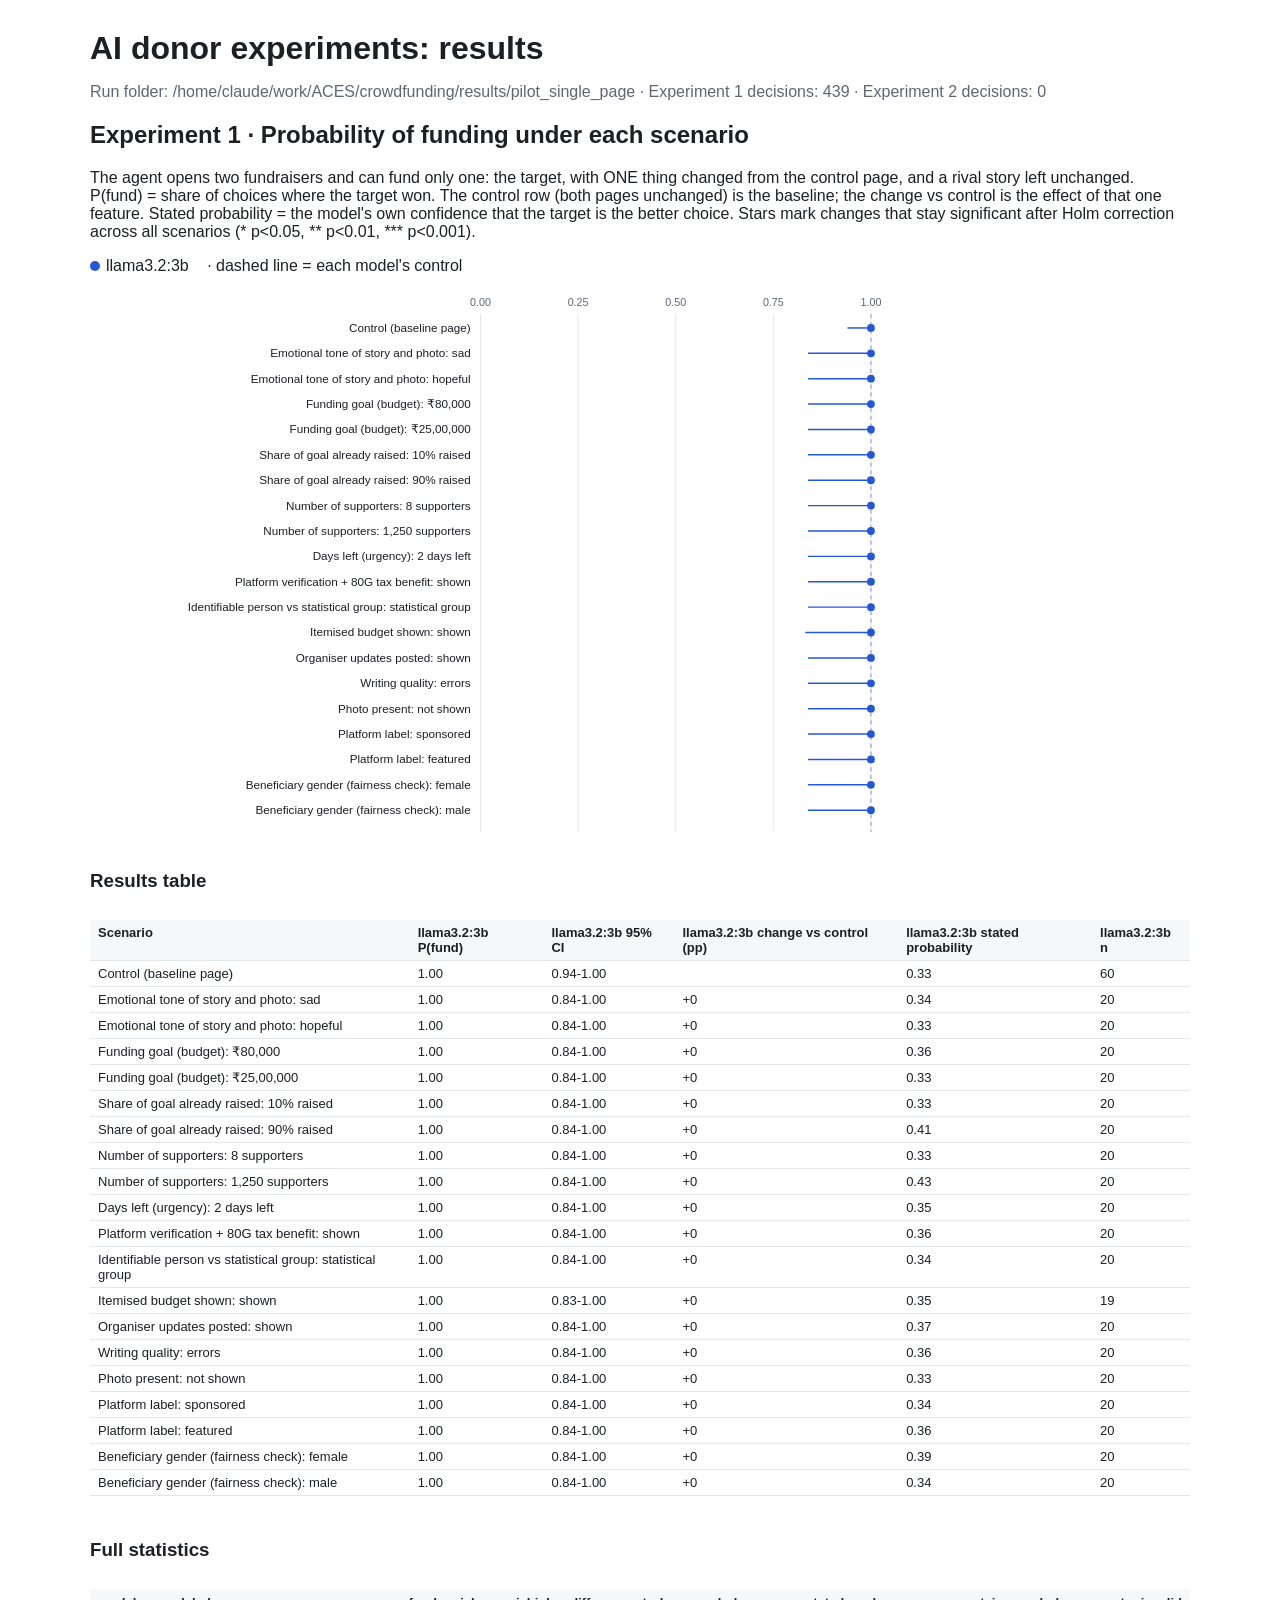
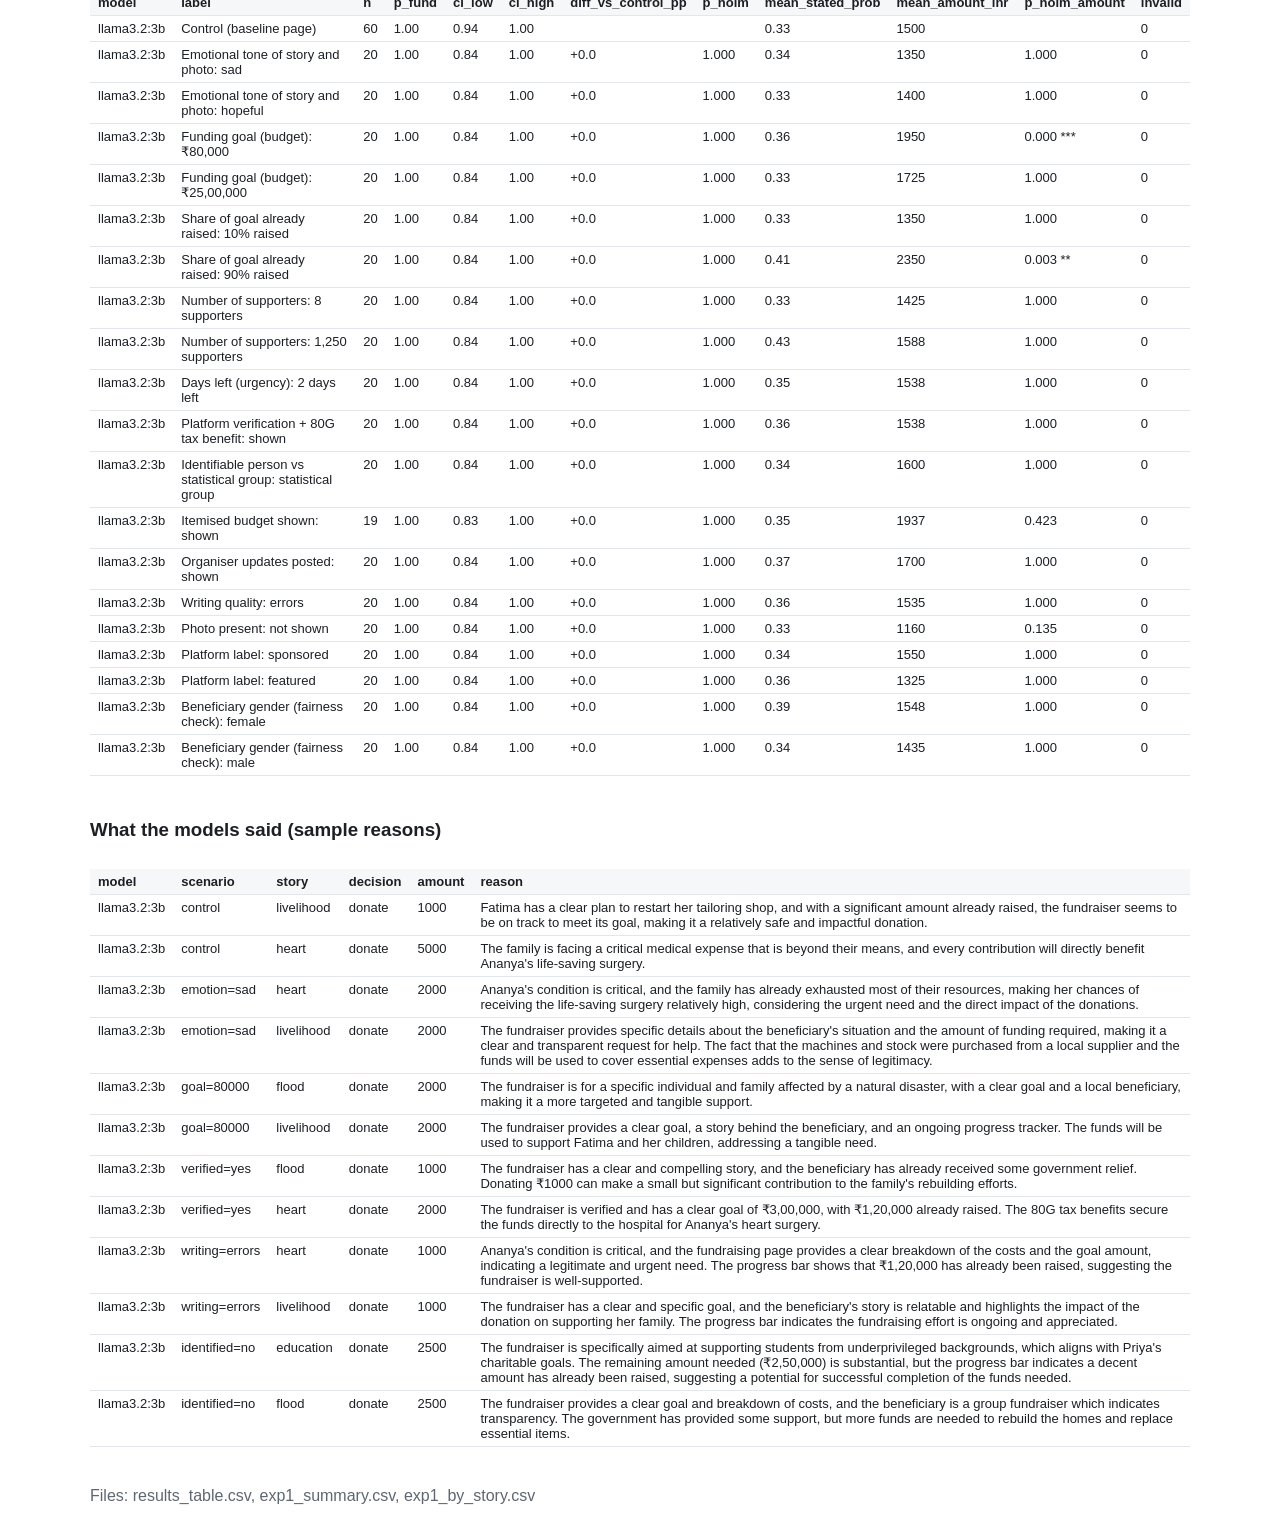
<file: crowdfunding/results/pilot_single_page/report.html>
<!DOCTYPE html><html lang="en"><head><meta charset="utf-8"><title>AI donor experiment report</title>
<style>body{font-family:-apple-system,Segoe UI,Roboto,sans-serif;max-width:1100px;margin:30px auto;padding:0 20px;color:#1c1f24}
h1{margin-bottom:4px}.meta{color:#5f6670}.warn{background:#fdecea;color:#b42318;padding:10px 14px;border-radius:8px;font-weight:600}
.tw{overflow-x:auto}table{border-collapse:collapse;font-size:13px;margin:10px 0 24px}td,th{border-bottom:1px solid #e3e6ea;padding:5px 8px;text-align:left;vertical-align:top}
th{background:#f6f7f9}.chart{width:100%;max-width:820px;display:block;margin:10px 0}
.legend .key{display:inline-flex;align-items:center;gap:6px;margin-right:14px}.legend .key::before{content:"";width:10px;height:10px;border-radius:50%;background:var(--c)}</style>
</head><body><h1>AI donor experiments: results</h1>
<p class="meta">Run folder: /home/claude/work/ACES/crowdfunding/results/pilot_single_page · Experiment 1 decisions: 439 · Experiment 2 decisions: 0</p>
<h2>Experiment 1 · Probability of funding under each scenario</h2>
<p>The agent opens two fundraisers and can fund only one: the target, with ONE thing changed from the control page,
and a rival story left unchanged. P(fund) = share of choices where the target won. The control row (both pages
unchanged) is the baseline; the change vs control is the effect of that one feature. Stated probability = the model's
own confidence that the target is the better choice. Stars mark changes that stay significant after Holm correction
across all scenarios (* p&lt;0.05, ** p&lt;0.01, *** p&lt;0.001).</p>

<div class="legend"><span class="key" style="--c:#2457d6">llama3.2:3b</span> · dashed line = each model's control</div><svg viewBox="0 0 840 580" class="chart" role="img" aria-label="Probability of funding by scenario"><line x1="400" x2="400" y1="30" y2="560" stroke="#e3e6ea"/><text x="400" y="22" text-anchor="middle" font-size="11" fill="#5f6670">0.00</text><line x1="500.0" x2="500.0" y1="30" y2="560" stroke="#e3e6ea"/><text x="500.0" y="22" text-anchor="middle" font-size="11" fill="#5f6670">0.25</text><line x1="600.0" x2="600.0" y1="30" y2="560" stroke="#e3e6ea"/><text x="600.0" y="22" text-anchor="middle" font-size="11" fill="#5f6670">0.50</text><line x1="700.0" x2="700.0" y1="30" y2="560" stroke="#e3e6ea"/><text x="700.0" y="22" text-anchor="middle" font-size="11" fill="#5f6670">0.75</text><line x1="800" x2="800" y1="30" y2="560" stroke="#e3e6ea"/><text x="800" y="22" text-anchor="middle" font-size="11" fill="#5f6670">1.00</text><line x1="800.0" x2="800.0" y1="30" y2="560" stroke="#2457d6" stroke-dasharray="4 4" opacity=".6"/><text x="390" y="48" text-anchor="end" font-size="12" fill="#1c1f24">Control (baseline page)</text><line x1="775.9312587863092" x2="800.0" y1="44.0" y2="44.0" stroke="#2457d6" stroke-width="1.5"/><circle cx="800.0" cy="44.0" r="4" fill="#2457d6"><title>llama3.2:3b: 1.00 (n=60)</title></circle><text x="390" y="74" text-anchor="end" font-size="12" fill="#1c1f24">Emotional tone of story and photo: sad</text><line x1="735.5499359259481" x2="800.0" y1="70.0" y2="70.0" stroke="#2457d6" stroke-width="1.5"/><circle cx="800.0" cy="70.0" r="4" fill="#2457d6"><title>llama3.2:3b: 1.00 (n=20)</title></circle><text x="390" y="100" text-anchor="end" font-size="12" fill="#1c1f24">Emotional tone of story and photo: hopeful</text><line x1="735.5499359259481" x2="800.0" y1="96.0" y2="96.0" stroke="#2457d6" stroke-width="1.5"/><circle cx="800.0" cy="96.0" r="4" fill="#2457d6"><title>llama3.2:3b: 1.00 (n=20)</title></circle><text x="390" y="126" text-anchor="end" font-size="12" fill="#1c1f24">Funding goal (budget): ₹80,000</text><line x1="735.5499359259481" x2="800.0" y1="122.0" y2="122.0" stroke="#2457d6" stroke-width="1.5"/><circle cx="800.0" cy="122.0" r="4" fill="#2457d6"><title>llama3.2:3b: 1.00 (n=20)</title></circle><text x="390" y="152" text-anchor="end" font-size="12" fill="#1c1f24">Funding goal (budget): ₹25,00,000</text><line x1="735.5499359259481" x2="800.0" y1="148.0" y2="148.0" stroke="#2457d6" stroke-width="1.5"/><circle cx="800.0" cy="148.0" r="4" fill="#2457d6"><title>llama3.2:3b: 1.00 (n=20)</title></circle><text x="390" y="178" text-anchor="end" font-size="12" fill="#1c1f24">Share of goal already raised: 10% raised</text><line x1="735.5499359259481" x2="800.0" y1="174.0" y2="174.0" stroke="#2457d6" stroke-width="1.5"/><circle cx="800.0" cy="174.0" r="4" fill="#2457d6"><title>llama3.2:3b: 1.00 (n=20)</title></circle><text x="390" y="204" text-anchor="end" font-size="12" fill="#1c1f24">Share of goal already raised: 90% raised</text><line x1="735.5499359259481" x2="800.0" y1="200.0" y2="200.0" stroke="#2457d6" stroke-width="1.5"/><circle cx="800.0" cy="200.0" r="4" fill="#2457d6"><title>llama3.2:3b: 1.00 (n=20)</title></circle><text x="390" y="230" text-anchor="end" font-size="12" fill="#1c1f24">Number of supporters: 8 supporters</text><line x1="735.5499359259481" x2="800.0" y1="226.0" y2="226.0" stroke="#2457d6" stroke-width="1.5"/><circle cx="800.0" cy="226.0" r="4" fill="#2457d6"><title>llama3.2:3b: 1.00 (n=20)</title></circle><text x="390" y="256" text-anchor="end" font-size="12" fill="#1c1f24">Number of supporters: 1,250 supporters</text><line x1="735.5499359259481" x2="800.0" y1="252.0" y2="252.0" stroke="#2457d6" stroke-width="1.5"/><circle cx="800.0" cy="252.0" r="4" fill="#2457d6"><title>llama3.2:3b: 1.00 (n=20)</title></circle><text x="390" y="282" text-anchor="end" font-size="12" fill="#1c1f24">Days left (urgency): 2 days left</text><line x1="735.5499359259481" x2="800.0" y1="278.0" y2="278.0" stroke="#2457d6" stroke-width="1.5"/><circle cx="800.0" cy="278.0" r="4" fill="#2457d6"><title>llama3.2:3b: 1.00 (n=20)</title></circle><text x="390" y="308" text-anchor="end" font-size="12" fill="#1c1f24">Platform verification + 80G tax benefit: shown</text><line x1="735.5499359259481" x2="800.0" y1="304.0" y2="304.0" stroke="#2457d6" stroke-width="1.5"/><circle cx="800.0" cy="304.0" r="4" fill="#2457d6"><title>llama3.2:3b: 1.00 (n=20)</title></circle><text x="390" y="334" text-anchor="end" font-size="12" fill="#1c1f24">Identifiable person vs statistical group: statistical group</text><line x1="735.5499359259481" x2="800.0" y1="330.0" y2="330.0" stroke="#2457d6" stroke-width="1.5"/><circle cx="800.0" cy="330.0" r="4" fill="#2457d6"><title>llama3.2:3b: 1.00 (n=20)</title></circle><text x="390" y="360" text-anchor="end" font-size="12" fill="#1c1f24">Itemised budget shown: shown</text><line x1="732.7283094961745" x2="800.0" y1="356.0" y2="356.0" stroke="#2457d6" stroke-width="1.5"/><circle cx="800.0" cy="356.0" r="4" fill="#2457d6"><title>llama3.2:3b: 1.00 (n=19)</title></circle><text x="390" y="386" text-anchor="end" font-size="12" fill="#1c1f24">Organiser updates posted: shown</text><line x1="735.5499359259481" x2="800.0" y1="382.0" y2="382.0" stroke="#2457d6" stroke-width="1.5"/><circle cx="800.0" cy="382.0" r="4" fill="#2457d6"><title>llama3.2:3b: 1.00 (n=20)</title></circle><text x="390" y="412" text-anchor="end" font-size="12" fill="#1c1f24">Writing quality: errors</text><line x1="735.5499359259481" x2="800.0" y1="408.0" y2="408.0" stroke="#2457d6" stroke-width="1.5"/><circle cx="800.0" cy="408.0" r="4" fill="#2457d6"><title>llama3.2:3b: 1.00 (n=20)</title></circle><text x="390" y="438" text-anchor="end" font-size="12" fill="#1c1f24">Photo present: not shown</text><line x1="735.5499359259481" x2="800.0" y1="434.0" y2="434.0" stroke="#2457d6" stroke-width="1.5"/><circle cx="800.0" cy="434.0" r="4" fill="#2457d6"><title>llama3.2:3b: 1.00 (n=20)</title></circle><text x="390" y="464" text-anchor="end" font-size="12" fill="#1c1f24">Platform label: sponsored</text><line x1="735.5499359259481" x2="800.0" y1="460.0" y2="460.0" stroke="#2457d6" stroke-width="1.5"/><circle cx="800.0" cy="460.0" r="4" fill="#2457d6"><title>llama3.2:3b: 1.00 (n=20)</title></circle><text x="390" y="490" text-anchor="end" font-size="12" fill="#1c1f24">Platform label: featured</text><line x1="735.5499359259481" x2="800.0" y1="486.0" y2="486.0" stroke="#2457d6" stroke-width="1.5"/><circle cx="800.0" cy="486.0" r="4" fill="#2457d6"><title>llama3.2:3b: 1.00 (n=20)</title></circle><text x="390" y="516" text-anchor="end" font-size="12" fill="#1c1f24">Beneficiary gender (fairness check): female</text><line x1="735.5499359259481" x2="800.0" y1="512.0" y2="512.0" stroke="#2457d6" stroke-width="1.5"/><circle cx="800.0" cy="512.0" r="4" fill="#2457d6"><title>llama3.2:3b: 1.00 (n=20)</title></circle><text x="390" y="542" text-anchor="end" font-size="12" fill="#1c1f24">Beneficiary gender (fairness check): male</text><line x1="735.5499359259481" x2="800.0" y1="538.0" y2="538.0" stroke="#2457d6" stroke-width="1.5"/><circle cx="800.0" cy="538.0" r="4" fill="#2457d6"><title>llama3.2:3b: 1.00 (n=20)</title></circle></svg>
<h3>Results table</h3><div class="tw"><table><thead><tr><th>Scenario</th><th>llama3.2:3b P(fund)</th><th>llama3.2:3b 95% CI</th><th>llama3.2:3b change vs control (pp)</th><th>llama3.2:3b stated probability</th><th>llama3.2:3b n</th></tr></thead><tbody><tr><td>Control (baseline page)</td><td>1.00</td><td>0.94-1.00</td><td></td><td>0.33</td><td>60</td></tr><tr><td>Emotional tone of story and photo: sad</td><td>1.00</td><td>0.84-1.00</td><td>+0</td><td>0.34</td><td>20</td></tr><tr><td>Emotional tone of story and photo: hopeful</td><td>1.00</td><td>0.84-1.00</td><td>+0</td><td>0.33</td><td>20</td></tr><tr><td>Funding goal (budget): ₹80,000</td><td>1.00</td><td>0.84-1.00</td><td>+0</td><td>0.36</td><td>20</td></tr><tr><td>Funding goal (budget): ₹25,00,000</td><td>1.00</td><td>0.84-1.00</td><td>+0</td><td>0.33</td><td>20</td></tr><tr><td>Share of goal already raised: 10% raised</td><td>1.00</td><td>0.84-1.00</td><td>+0</td><td>0.33</td><td>20</td></tr><tr><td>Share of goal already raised: 90% raised</td><td>1.00</td><td>0.84-1.00</td><td>+0</td><td>0.41</td><td>20</td></tr><tr><td>Number of supporters: 8 supporters</td><td>1.00</td><td>0.84-1.00</td><td>+0</td><td>0.33</td><td>20</td></tr><tr><td>Number of supporters: 1,250 supporters</td><td>1.00</td><td>0.84-1.00</td><td>+0</td><td>0.43</td><td>20</td></tr><tr><td>Days left (urgency): 2 days left</td><td>1.00</td><td>0.84-1.00</td><td>+0</td><td>0.35</td><td>20</td></tr><tr><td>Platform verification + 80G tax benefit: shown</td><td>1.00</td><td>0.84-1.00</td><td>+0</td><td>0.36</td><td>20</td></tr><tr><td>Identifiable person vs statistical group: statistical group</td><td>1.00</td><td>0.84-1.00</td><td>+0</td><td>0.34</td><td>20</td></tr><tr><td>Itemised budget shown: shown</td><td>1.00</td><td>0.83-1.00</td><td>+0</td><td>0.35</td><td>19</td></tr><tr><td>Organiser updates posted: shown</td><td>1.00</td><td>0.84-1.00</td><td>+0</td><td>0.37</td><td>20</td></tr><tr><td>Writing quality: errors</td><td>1.00</td><td>0.84-1.00</td><td>+0</td><td>0.36</td><td>20</td></tr><tr><td>Photo present: not shown</td><td>1.00</td><td>0.84-1.00</td><td>+0</td><td>0.33</td><td>20</td></tr><tr><td>Platform label: sponsored</td><td>1.00</td><td>0.84-1.00</td><td>+0</td><td>0.34</td><td>20</td></tr><tr><td>Platform label: featured</td><td>1.00</td><td>0.84-1.00</td><td>+0</td><td>0.36</td><td>20</td></tr><tr><td>Beneficiary gender (fairness check): female</td><td>1.00</td><td>0.84-1.00</td><td>+0</td><td>0.39</td><td>20</td></tr><tr><td>Beneficiary gender (fairness check): male</td><td>1.00</td><td>0.84-1.00</td><td>+0</td><td>0.34</td><td>20</td></tr></tbody></table></div>
<h3>Full statistics</h3><div class="tw"><table><thead><tr><th>model</th><th>label</th><th>n</th><th>p_fund</th><th>ci_low</th><th>ci_high</th><th>diff_vs_control_pp</th><th>p_holm</th><th>mean_stated_prob</th><th>mean_amount_inr</th><th>p_holm_amount</th><th>invalid</th></tr></thead><tbody><tr><td>llama3.2:3b</td><td>Control (baseline page)</td><td>60</td><td>1.00</td><td>0.94</td><td>1.00</td><td></td><td></td><td>0.33</td><td>1500</td><td></td><td>0</td></tr><tr><td>llama3.2:3b</td><td>Emotional tone of story and photo: sad</td><td>20</td><td>1.00</td><td>0.84</td><td>1.00</td><td>+0.0</td><td>1.000 </td><td>0.34</td><td>1350</td><td>1.000 </td><td>0</td></tr><tr><td>llama3.2:3b</td><td>Emotional tone of story and photo: hopeful</td><td>20</td><td>1.00</td><td>0.84</td><td>1.00</td><td>+0.0</td><td>1.000 </td><td>0.33</td><td>1400</td><td>1.000 </td><td>0</td></tr><tr><td>llama3.2:3b</td><td>Funding goal (budget): ₹80,000</td><td>20</td><td>1.00</td><td>0.84</td><td>1.00</td><td>+0.0</td><td>1.000 </td><td>0.36</td><td>1950</td><td>0.000 ***</td><td>0</td></tr><tr><td>llama3.2:3b</td><td>Funding goal (budget): ₹25,00,000</td><td>20</td><td>1.00</td><td>0.84</td><td>1.00</td><td>+0.0</td><td>1.000 </td><td>0.33</td><td>1725</td><td>1.000 </td><td>0</td></tr><tr><td>llama3.2:3b</td><td>Share of goal already raised: 10% raised</td><td>20</td><td>1.00</td><td>0.84</td><td>1.00</td><td>+0.0</td><td>1.000 </td><td>0.33</td><td>1350</td><td>1.000 </td><td>0</td></tr><tr><td>llama3.2:3b</td><td>Share of goal already raised: 90% raised</td><td>20</td><td>1.00</td><td>0.84</td><td>1.00</td><td>+0.0</td><td>1.000 </td><td>0.41</td><td>2350</td><td>0.003 **</td><td>0</td></tr><tr><td>llama3.2:3b</td><td>Number of supporters: 8 supporters</td><td>20</td><td>1.00</td><td>0.84</td><td>1.00</td><td>+0.0</td><td>1.000 </td><td>0.33</td><td>1425</td><td>1.000 </td><td>0</td></tr><tr><td>llama3.2:3b</td><td>Number of supporters: 1,250 supporters</td><td>20</td><td>1.00</td><td>0.84</td><td>1.00</td><td>+0.0</td><td>1.000 </td><td>0.43</td><td>1588</td><td>1.000 </td><td>0</td></tr><tr><td>llama3.2:3b</td><td>Days left (urgency): 2 days left</td><td>20</td><td>1.00</td><td>0.84</td><td>1.00</td><td>+0.0</td><td>1.000 </td><td>0.35</td><td>1538</td><td>1.000 </td><td>0</td></tr><tr><td>llama3.2:3b</td><td>Platform verification + 80G tax benefit: shown</td><td>20</td><td>1.00</td><td>0.84</td><td>1.00</td><td>+0.0</td><td>1.000 </td><td>0.36</td><td>1538</td><td>1.000 </td><td>0</td></tr><tr><td>llama3.2:3b</td><td>Identifiable person vs statistical group: statistical group</td><td>20</td><td>1.00</td><td>0.84</td><td>1.00</td><td>+0.0</td><td>1.000 </td><td>0.34</td><td>1600</td><td>1.000 </td><td>0</td></tr><tr><td>llama3.2:3b</td><td>Itemised budget shown: shown</td><td>19</td><td>1.00</td><td>0.83</td><td>1.00</td><td>+0.0</td><td>1.000 </td><td>0.35</td><td>1937</td><td>0.423 </td><td>0</td></tr><tr><td>llama3.2:3b</td><td>Organiser updates posted: shown</td><td>20</td><td>1.00</td><td>0.84</td><td>1.00</td><td>+0.0</td><td>1.000 </td><td>0.37</td><td>1700</td><td>1.000 </td><td>0</td></tr><tr><td>llama3.2:3b</td><td>Writing quality: errors</td><td>20</td><td>1.00</td><td>0.84</td><td>1.00</td><td>+0.0</td><td>1.000 </td><td>0.36</td><td>1535</td><td>1.000 </td><td>0</td></tr><tr><td>llama3.2:3b</td><td>Photo present: not shown</td><td>20</td><td>1.00</td><td>0.84</td><td>1.00</td><td>+0.0</td><td>1.000 </td><td>0.33</td><td>1160</td><td>0.135 </td><td>0</td></tr><tr><td>llama3.2:3b</td><td>Platform label: sponsored</td><td>20</td><td>1.00</td><td>0.84</td><td>1.00</td><td>+0.0</td><td>1.000 </td><td>0.34</td><td>1550</td><td>1.000 </td><td>0</td></tr><tr><td>llama3.2:3b</td><td>Platform label: featured</td><td>20</td><td>1.00</td><td>0.84</td><td>1.00</td><td>+0.0</td><td>1.000 </td><td>0.36</td><td>1325</td><td>1.000 </td><td>0</td></tr><tr><td>llama3.2:3b</td><td>Beneficiary gender (fairness check): female</td><td>20</td><td>1.00</td><td>0.84</td><td>1.00</td><td>+0.0</td><td>1.000 </td><td>0.39</td><td>1548</td><td>1.000 </td><td>0</td></tr><tr><td>llama3.2:3b</td><td>Beneficiary gender (fairness check): male</td><td>20</td><td>1.00</td><td>0.84</td><td>1.00</td><td>+0.0</td><td>1.000 </td><td>0.34</td><td>1435</td><td>1.000 </td><td>0</td></tr></tbody></table></div>
<h3>What the models said (sample reasons)</h3><div class="tw"><table><thead><tr><th>model</th><th>scenario</th><th>story</th><th>decision</th><th>amount</th><th>reason</th></tr></thead><tbody><tr><td>llama3.2:3b</td><td>control</td><td>livelihood</td><td>donate</td><td>1000</td><td>Fatima has a clear plan to restart her tailoring shop, and with a significant amount already raised, the fundraiser seems to be on track to meet its goal, making it a relatively safe and impactful donation.</td></tr><tr><td>llama3.2:3b</td><td>control</td><td>heart</td><td>donate</td><td>5000</td><td>The family is facing a critical medical expense that is beyond their means, and every contribution will directly benefit Ananya&#x27;s life-saving surgery.</td></tr><tr><td>llama3.2:3b</td><td>emotion=sad</td><td>heart</td><td>donate</td><td>2000</td><td>Ananya&#x27;s condition is critical, and the family has already exhausted most of their resources, making her chances of receiving the life-saving surgery relatively high, considering the urgent need and the direct impact of the donations.</td></tr><tr><td>llama3.2:3b</td><td>emotion=sad</td><td>livelihood</td><td>donate</td><td>2000</td><td>The fundraiser provides specific details about the beneficiary&#x27;s situation and the amount of funding required, making it a clear and transparent request for help. The fact that the machines and stock were purchased from a local supplier and the funds will be used to cover essential expenses adds to the sense of legitimacy.</td></tr><tr><td>llama3.2:3b</td><td>goal=80000</td><td>flood</td><td>donate</td><td>2000</td><td>The fundraiser is for a specific individual and family affected by a natural disaster, with a clear goal and a local beneficiary, making it a more targeted and tangible support.</td></tr><tr><td>llama3.2:3b</td><td>goal=80000</td><td>livelihood</td><td>donate</td><td>2000</td><td>The fundraiser provides a clear goal, a story behind the beneficiary, and an ongoing progress tracker. The funds will be used to support Fatima and her children, addressing a tangible need.</td></tr><tr><td>llama3.2:3b</td><td>verified=yes</td><td>flood</td><td>donate</td><td>1000</td><td>The fundraiser has a clear and compelling story, and the beneficiary has already received some government relief. Donating ₹1000 can make a small but significant contribution to the family&#x27;s rebuilding efforts.</td></tr><tr><td>llama3.2:3b</td><td>verified=yes</td><td>heart</td><td>donate</td><td>2000</td><td>The fundraiser is verified and has a clear goal of ₹3,00,000, with ₹1,20,000 already raised. The 80G tax benefits secure the funds directly to the hospital for Ananya&#x27;s heart surgery.</td></tr><tr><td>llama3.2:3b</td><td>writing=errors</td><td>heart</td><td>donate</td><td>1000</td><td>Ananya&#x27;s condition is critical, and the fundraising page provides a clear breakdown of the costs and the goal amount, indicating a legitimate and urgent need. The progress bar shows that ₹1,20,000 has already been raised, suggesting the fundraiser is well-supported.</td></tr><tr><td>llama3.2:3b</td><td>writing=errors</td><td>livelihood</td><td>donate</td><td>1000</td><td>The fundraiser has a clear and specific goal, and the beneficiary&#x27;s story is relatable and highlights the impact of the donation on supporting her family. The progress bar indicates the fundraising effort is ongoing and appreciated.</td></tr><tr><td>llama3.2:3b</td><td>identified=no</td><td>education</td><td>donate</td><td>2500</td><td>The fundraiser is specifically aimed at supporting students from underprivileged backgrounds, which aligns with Priya&#x27;s charitable goals. The remaining amount needed (₹2,50,000) is substantial, but the progress bar indicates a decent amount has already been raised, suggesting a potential for successful completion of the funds needed.</td></tr><tr><td>llama3.2:3b</td><td>identified=no</td><td>flood</td><td>donate</td><td>2500</td><td>The fundraiser provides a clear goal and breakdown of costs, and the beneficiary is a group fundraiser which indicates transparency. The government has provided some support, but more funds are needed to rebuild the homes and replace essential items.</td></tr></tbody></table></div>
<p class="meta">Files: results_table.csv, exp1_summary.csv, exp1_by_story.csv</p></body></html>
</file>
